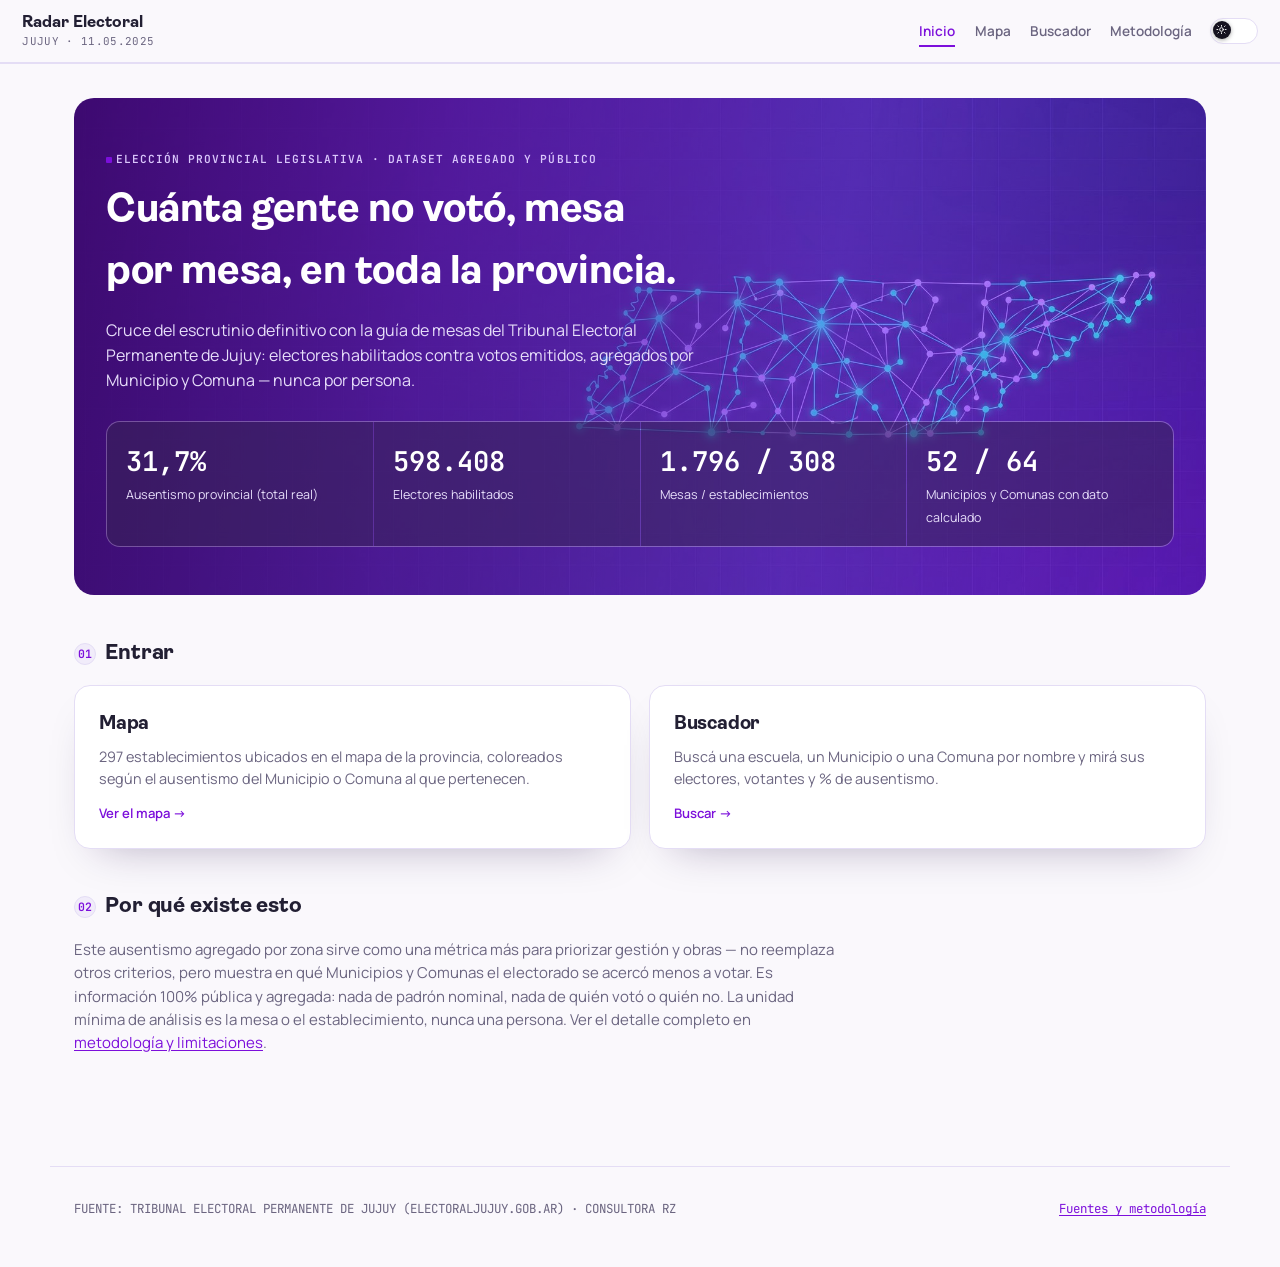
<file: index.html>
<!doctype html>
<html lang="es">
<head>
<meta charset="utf-8">
<meta name="viewport" content="width=device-width, initial-scale=1">
<title>Radar Electoral Jujuy</title>
<meta name="description" content="Radar Electoral Jujuy: mapa y buscador del ausentismo en la Elección Provincial Legislativa de Jujuy del 11/05/2025, por Municipio y Comuna, con datos públicos agregados del Tribunal Electoral.">
<link rel="icon" href="data:image/svg+xml,<svg xmlns=%22http://www.w3.org/2000/svg%22 viewBox=%220 0 100 100%22><rect width=%22100%22 height=%22100%22 rx=%2220%22 fill=%22%237C0FDB%22/><circle cx=%2250%22 cy=%2250%22 r=%2226%22 fill=%22%23de2d26%22/></svg>">
<meta property="og:title" content="Radar Electoral Jujuy">
<meta property="og:description" content="Radar Electoral Jujuy: mapa y buscador del ausentismo en la Elección Provincial Legislativa de Jujuy del 11/05/2025, por Municipio y Comuna, con datos públicos agregados del Tribunal Electoral.">
<meta property="og:image" content="https://consultorarzok.github.io/radar-electoral-jujuy/images/share-radar-jujuy.jpg">
<meta property="og:url" content="https://consultorarzok.github.io/radar-electoral-jujuy/index.html">
<meta property="og:type" content="website">
<meta name="twitter:card" content="summary_large_image">
<meta name="twitter:image" content="https://consultorarzok.github.io/radar-electoral-jujuy/images/share-radar-jujuy.jpg">
<link rel="preconnect" href="https://fonts.googleapis.com">
<link rel="stylesheet" href="https://fonts.googleapis.com/css2?family=Manrope:wght@400;500;600;700;800&family=JetBrains+Mono:wght@400;500;600&display=swap">
<link rel="stylesheet" href="style.css">
<script>try{var t=localStorage.getItem('theme');if(t)document.documentElement.setAttribute('data-theme',t);}catch(e){}</script>
</head>
<body>

<header class="site-header">
  <div class="brand"><span class="word">Radar Electoral</span><span class="sub">JUJUY · 11.05.2025</span></div>
  <nav class="site-nav" aria-label="Navegación principal">
    <ul>
      <li><a href="index.html" data-active="true">Inicio</a></li>
      <li><a href="mapa.html">Mapa</a></li>
      <li><a href="buscador.html">Buscador</a></li>
      <li><a href="metodologia.html">Metodología</a></li>
    </ul>
    <button type="button" class="theme-toggle" id="theme-toggle" role="switch" aria-checked="false" title="Modo claro / oscuro" aria-label="Cambiar entre modo claro y modo oscuro">
      <span class="track"></span>
      <span class="knob">
        <svg class="tt-icon tt-sun" viewBox="0 0 24 24" aria-hidden="true"><circle cx="12" cy="12" r="4"/><path d="M12 3v2M12 19v2M4.2 4.2l1.4 1.4M18.4 18.4l1.4 1.4M2 12h2M20 12h2M4.2 19.8l1.4-1.4M18.4 5.6l1.4-1.4"/></svg>
        <svg class="tt-icon tt-moon" viewBox="0 0 24 24" aria-hidden="true"><path d="M20 14.5A8 8 0 1 1 9.5 4a6.5 6.5 0 0 0 10.5 10.5Z"/></svg>
      </span>
    </button>
  </nav>
</header>

<main>
  <div class="hero hero-photo">
    <div class="hero-inner">
      <div class="eyebrow">Elección Provincial Legislativa · Dataset agregado y público</div>
      <h1>Cuánta gente no votó, mesa por mesa, en toda la provincia.</h1>
      <p class="lede">Cruce del escrutinio definitivo con la guía de mesas del Tribunal Electoral Permanente de Jujuy: electores habilitados contra votos emitidos, agregados por Municipio y Comuna — nunca por persona.</p>

      <div class="stat-grid">
        <div class="stat"><b class="sev">31,7%</b><span>Ausentismo provincial (total real)</span></div>
        <div class="stat"><b>598.408</b><span>Electores habilitados</span></div>
        <div class="stat"><b>1.796 / 308</b><span>Mesas / establecimientos</span></div>
        <div class="stat"><b>52 / 64</b><span>Municipios y Comunas con dato calculado</span></div>
      </div>
    </div>
  </div>

  <section>
    <h2><span class="idx-badge">01</span> Entrar</h2>
    <div class="grid-2">
      <a class="card" href="mapa.html">
        <h3>Mapa</h3>
        <p>297 establecimientos ubicados en el mapa de la provincia, coloreados según el ausentismo del Municipio o Comuna al que pertenecen.</p>
        <span class="go">Ver el mapa →</span>
      </a>
      <a class="card" href="buscador.html">
        <h3>Buscador</h3>
        <p>Buscá una escuela, un Municipio o una Comuna por nombre y mirá sus electores, votantes y % de ausentismo.</p>
        <span class="go">Buscar →</span>
      </a>
    </div>
  </section>

  <section>
    <h2><span class="idx-badge">02</span> Por qué existe esto</h2>
    <p class="narrow" style="color:var(--muted)">
      Este ausentismo agregado por zona sirve como una métrica más para priorizar gestión y obras — no reemplaza otros
      criterios, pero muestra en qué Municipios y Comunas el electorado se acercó menos a votar. Es información
      100% pública y agregada: nada de padrón nominal, nada de quién votó o quién no. La unidad mínima de análisis
      es la mesa o el establecimiento, nunca una persona. Ver el detalle completo en
      <a class="inline" href="metodologia.html">metodología y limitaciones</a>.
    </p>
  </section>
</main>

<footer>
  <span>FUENTE: TRIBUNAL ELECTORAL PERMANENTE DE JUJUY (ELECTORALJUJUY.GOB.AR) · CONSULTORA RZ</span>
  <span><a class="inline" href="metodologia.html">Fuentes y metodología</a></span>
</footer>

<script>
document.getElementById('theme-toggle').addEventListener('click', function(){
  var cur = document.documentElement.getAttribute('data-theme');
  var isDark = cur === 'dark' || (!cur && window.matchMedia('(prefers-color-scheme: dark)').matches);
  var next = isDark ? 'light' : 'dark';
  document.documentElement.setAttribute('data-theme', next);
  try{localStorage.setItem('theme', next);}catch(e){}
  this.setAttribute('aria-checked', String(next==='dark'));
});
(function(){
  var cur = document.documentElement.getAttribute('data-theme');
  var isDark = cur === 'dark' || (!cur && window.matchMedia('(prefers-color-scheme: dark)').matches);
  document.getElementById('theme-toggle').setAttribute('aria-checked', String(isDark));
})();
if('IntersectionObserver' in window){
  document.querySelectorAll('section').forEach(el=>el.classList.add('reveal'));
  const io = new IntersectionObserver(entries=>{
    entries.forEach(e=>{ if(e.isIntersecting){ e.target.classList.add('active'); io.unobserve(e.target); } });
  }, {threshold:.12});
  document.querySelectorAll('.reveal').forEach(el=>io.observe(el));
}
</script>
</body>
</html>
</file>
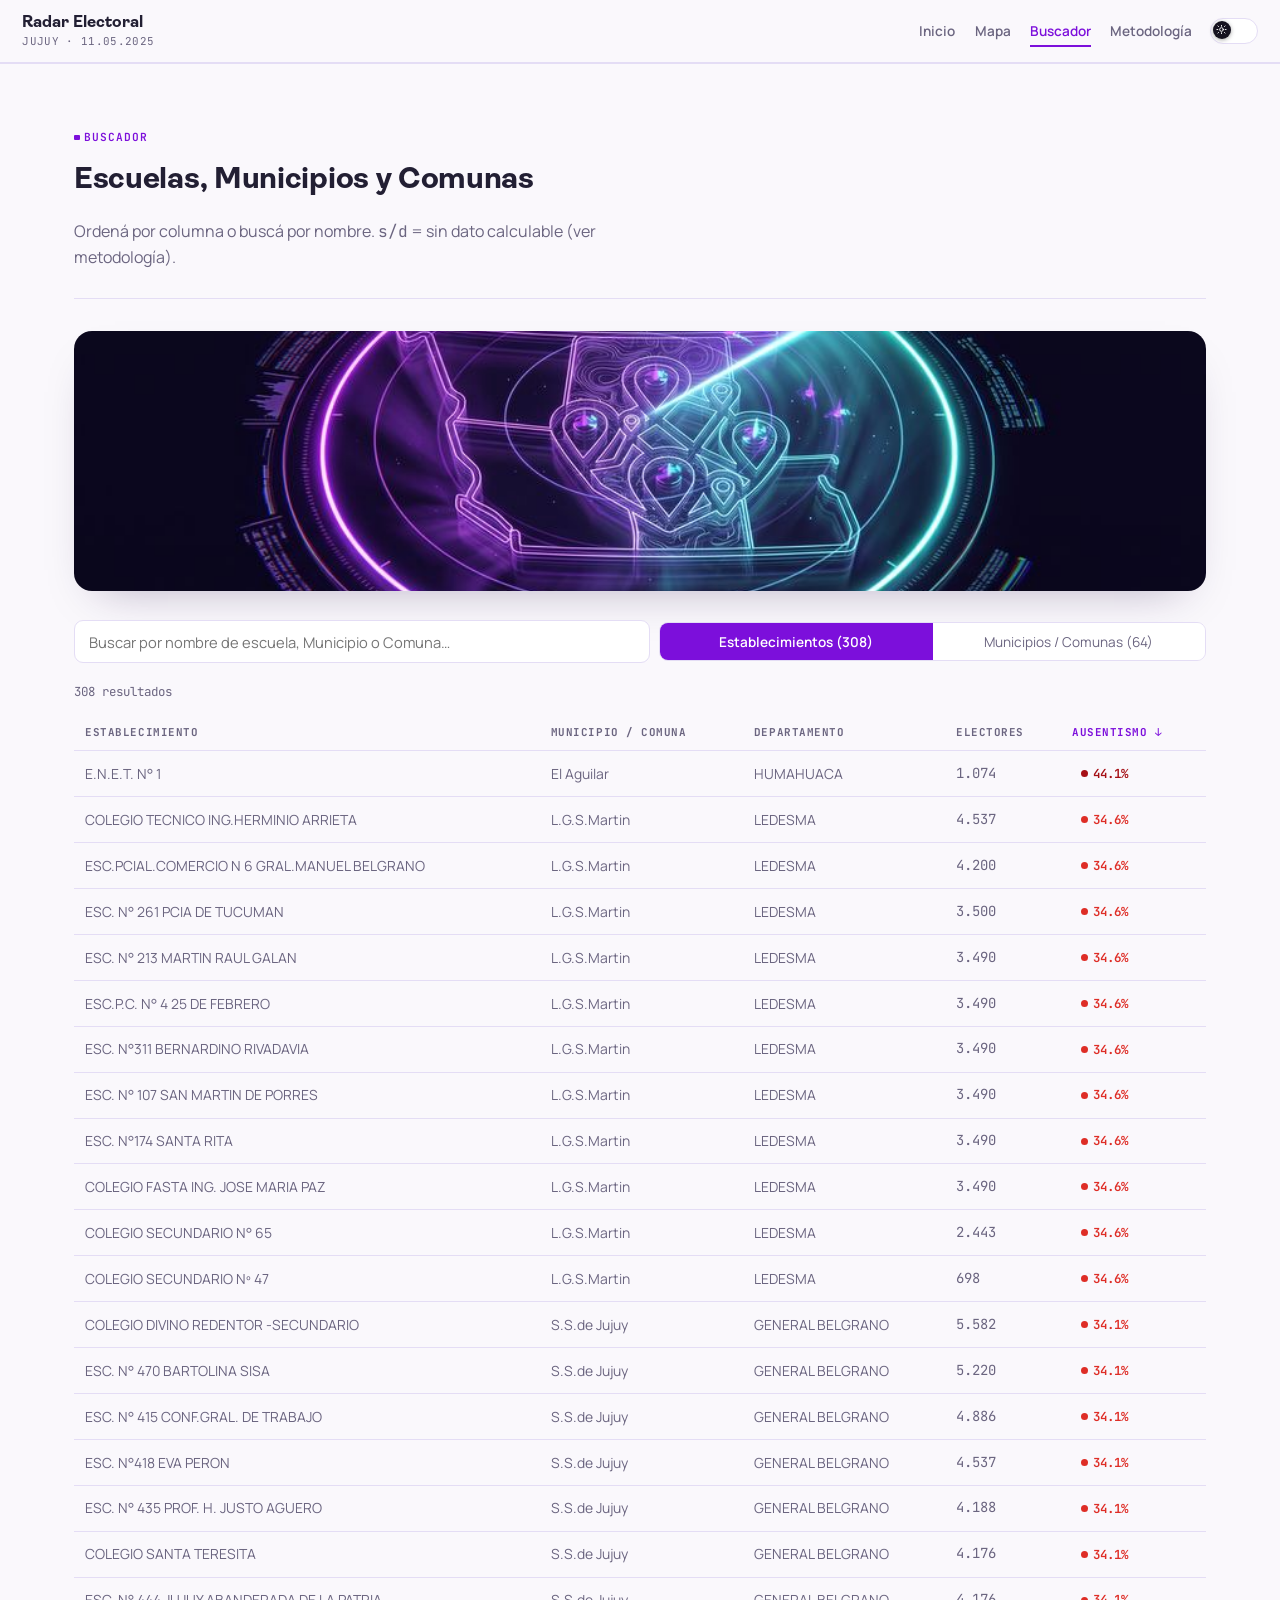
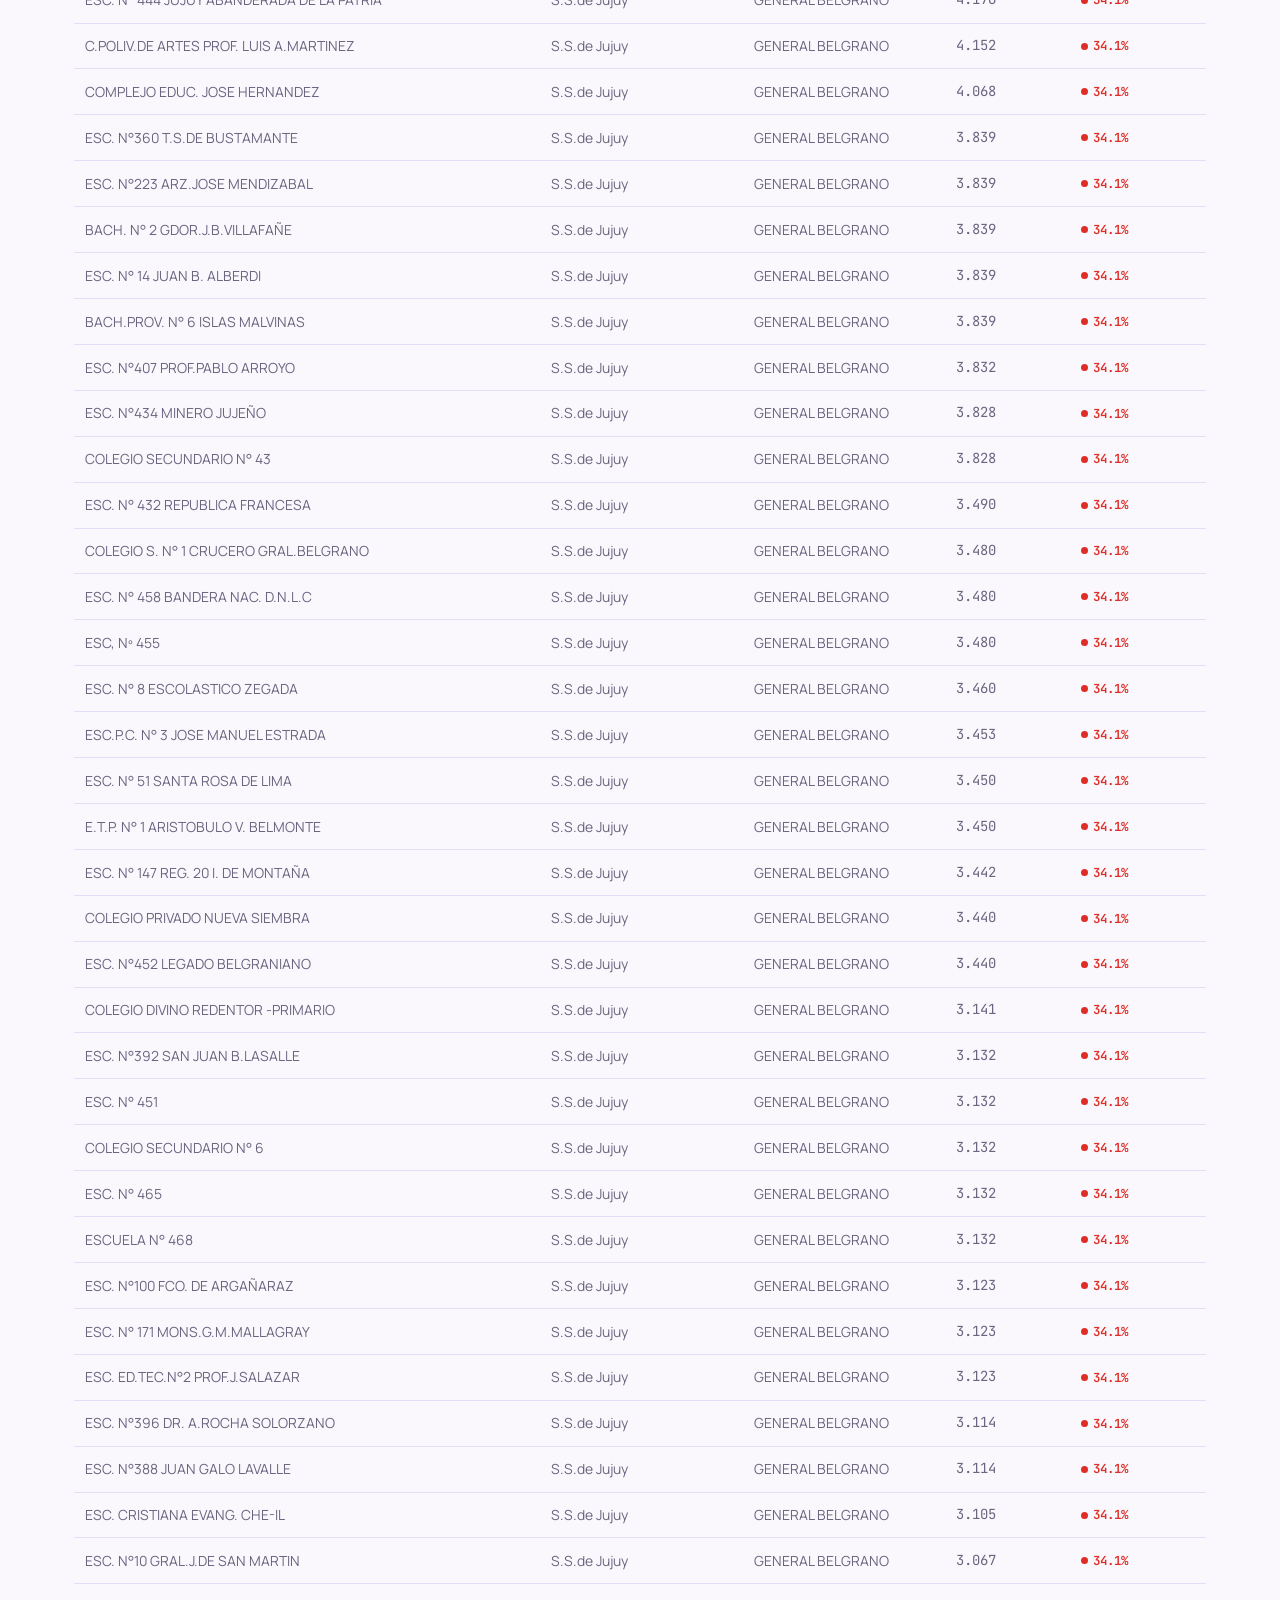
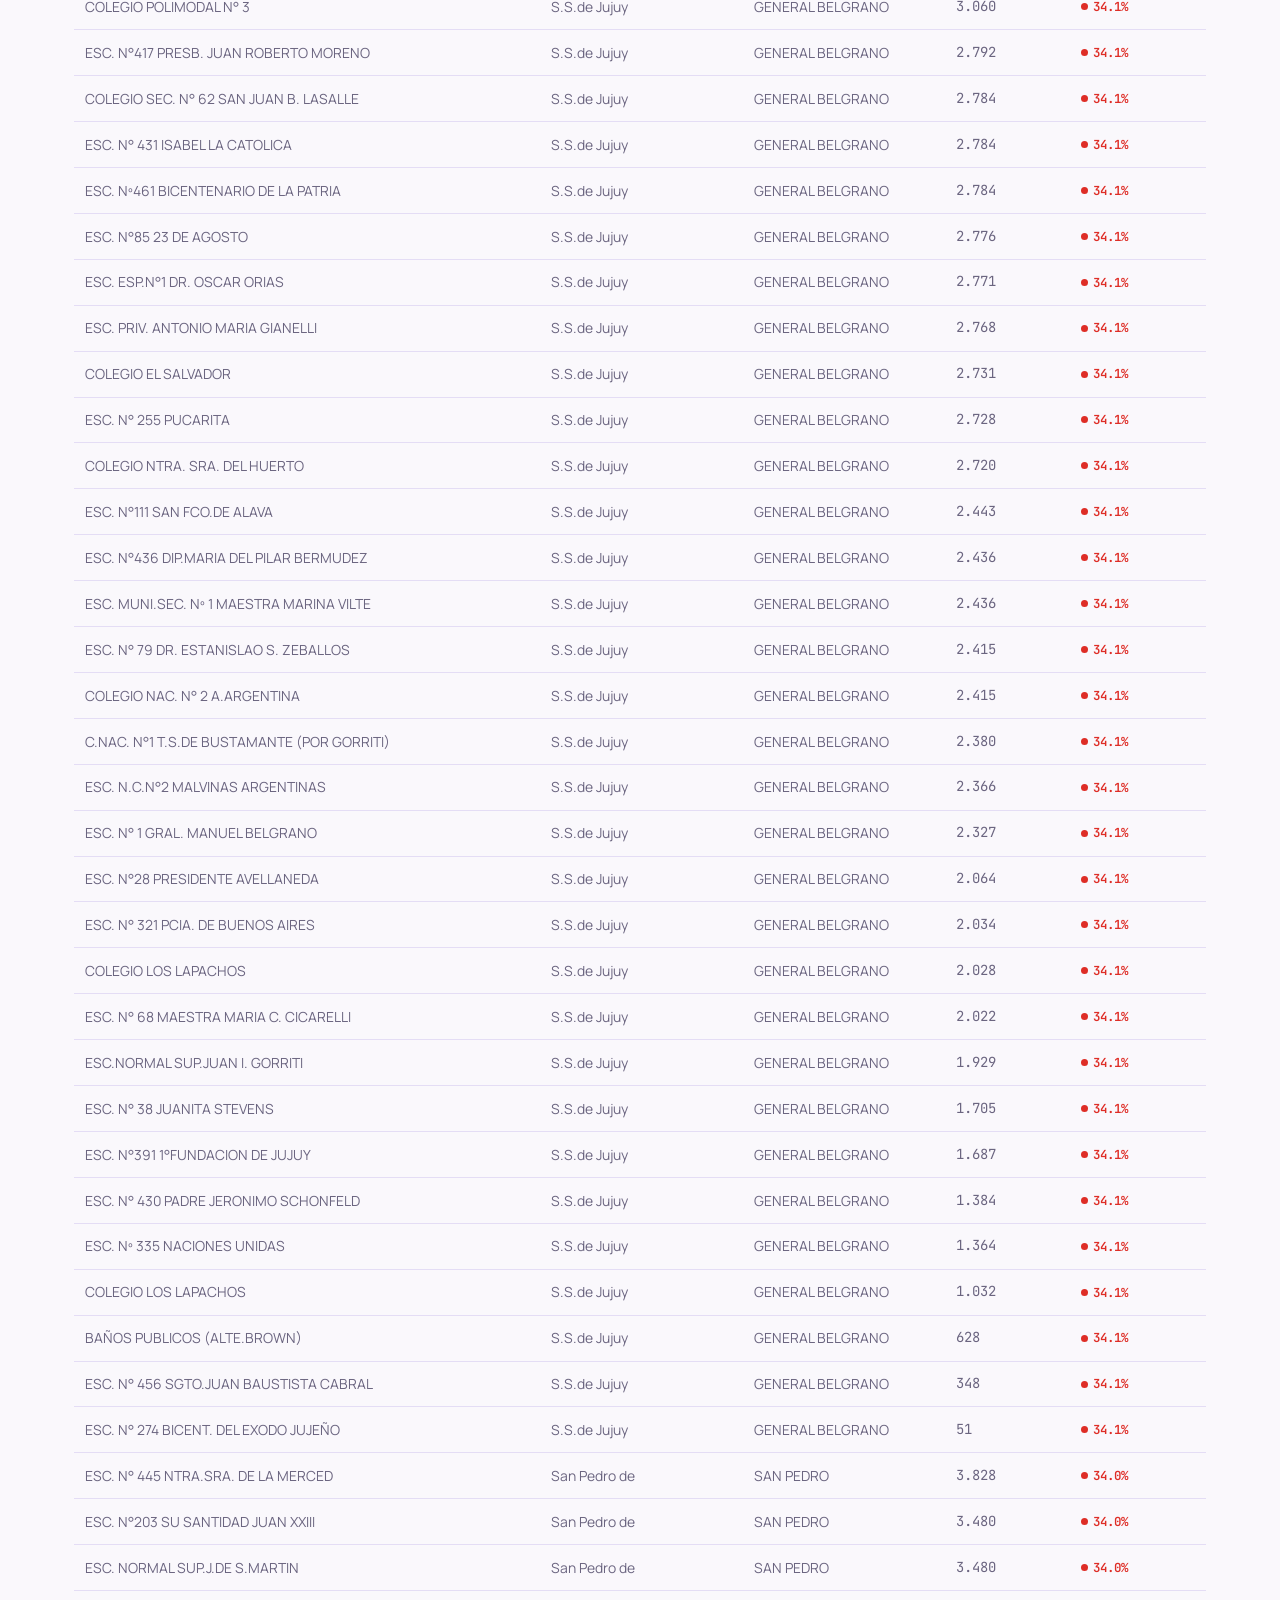
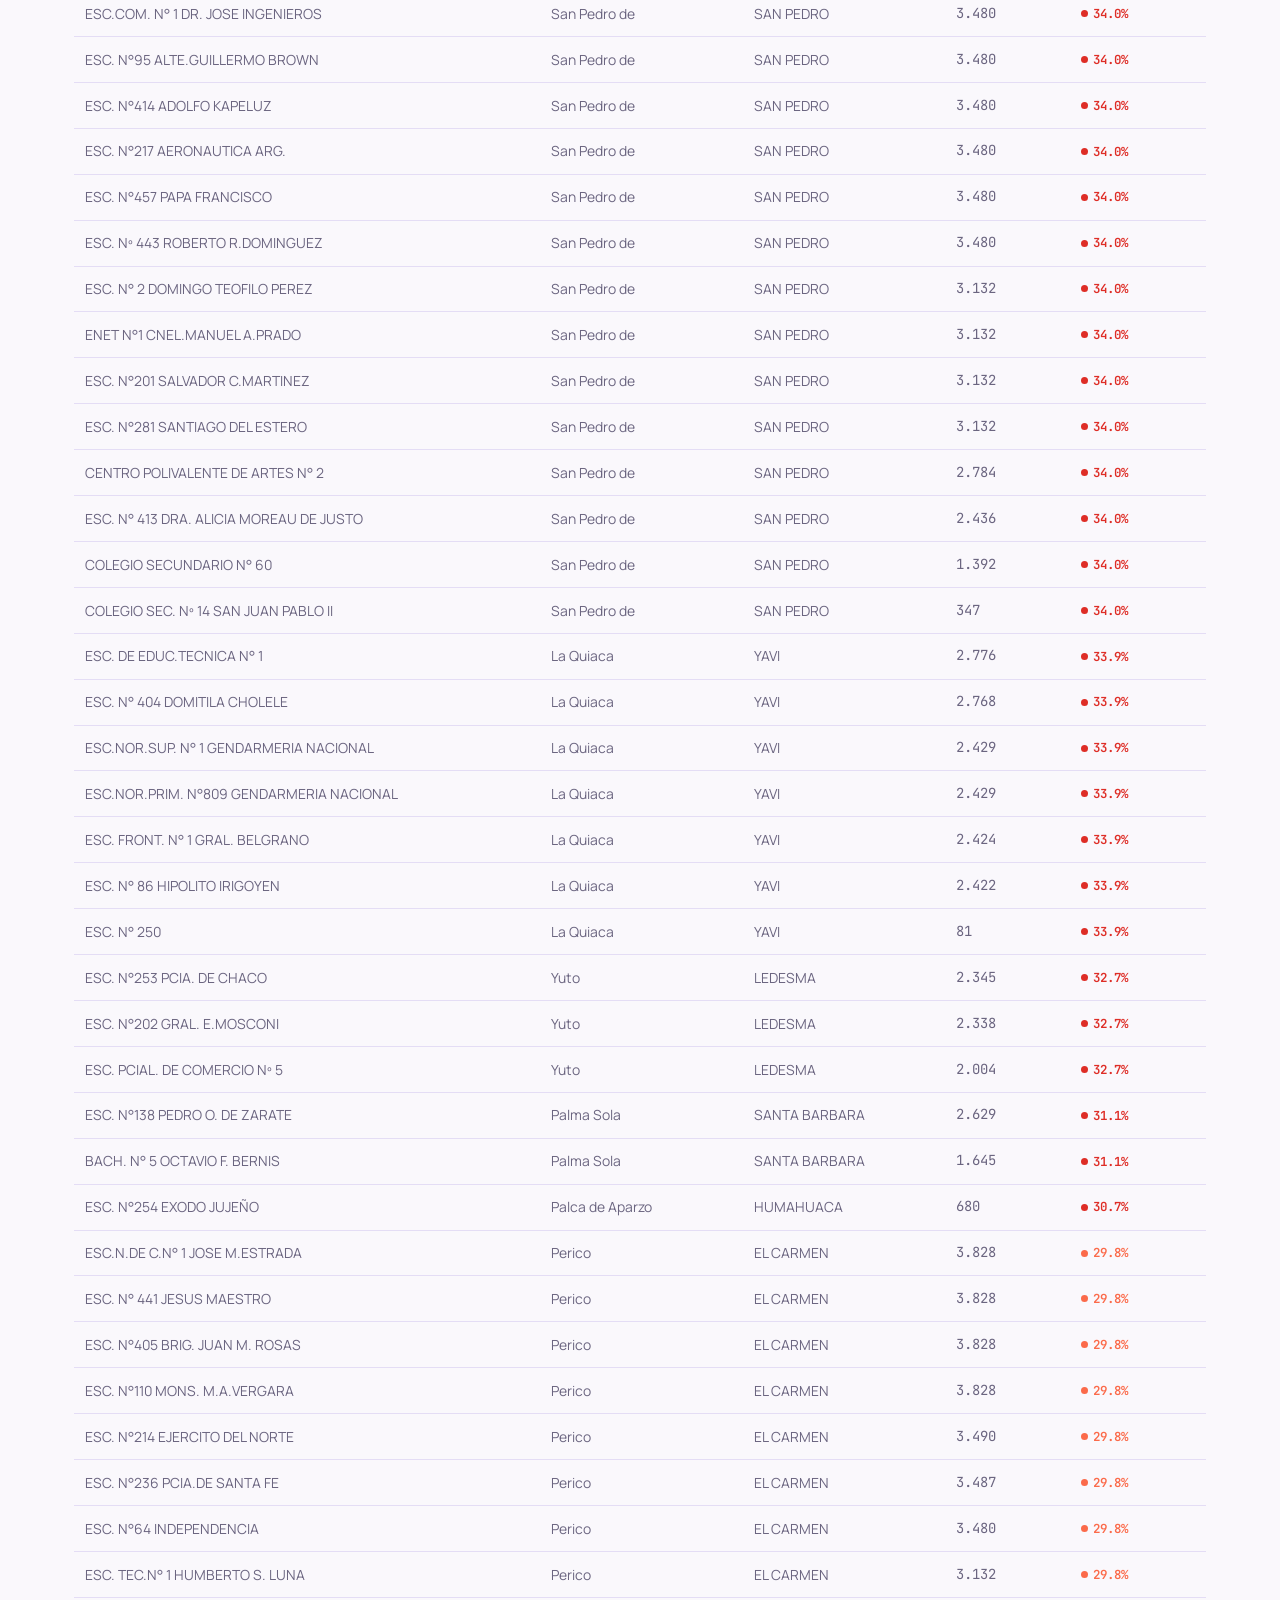
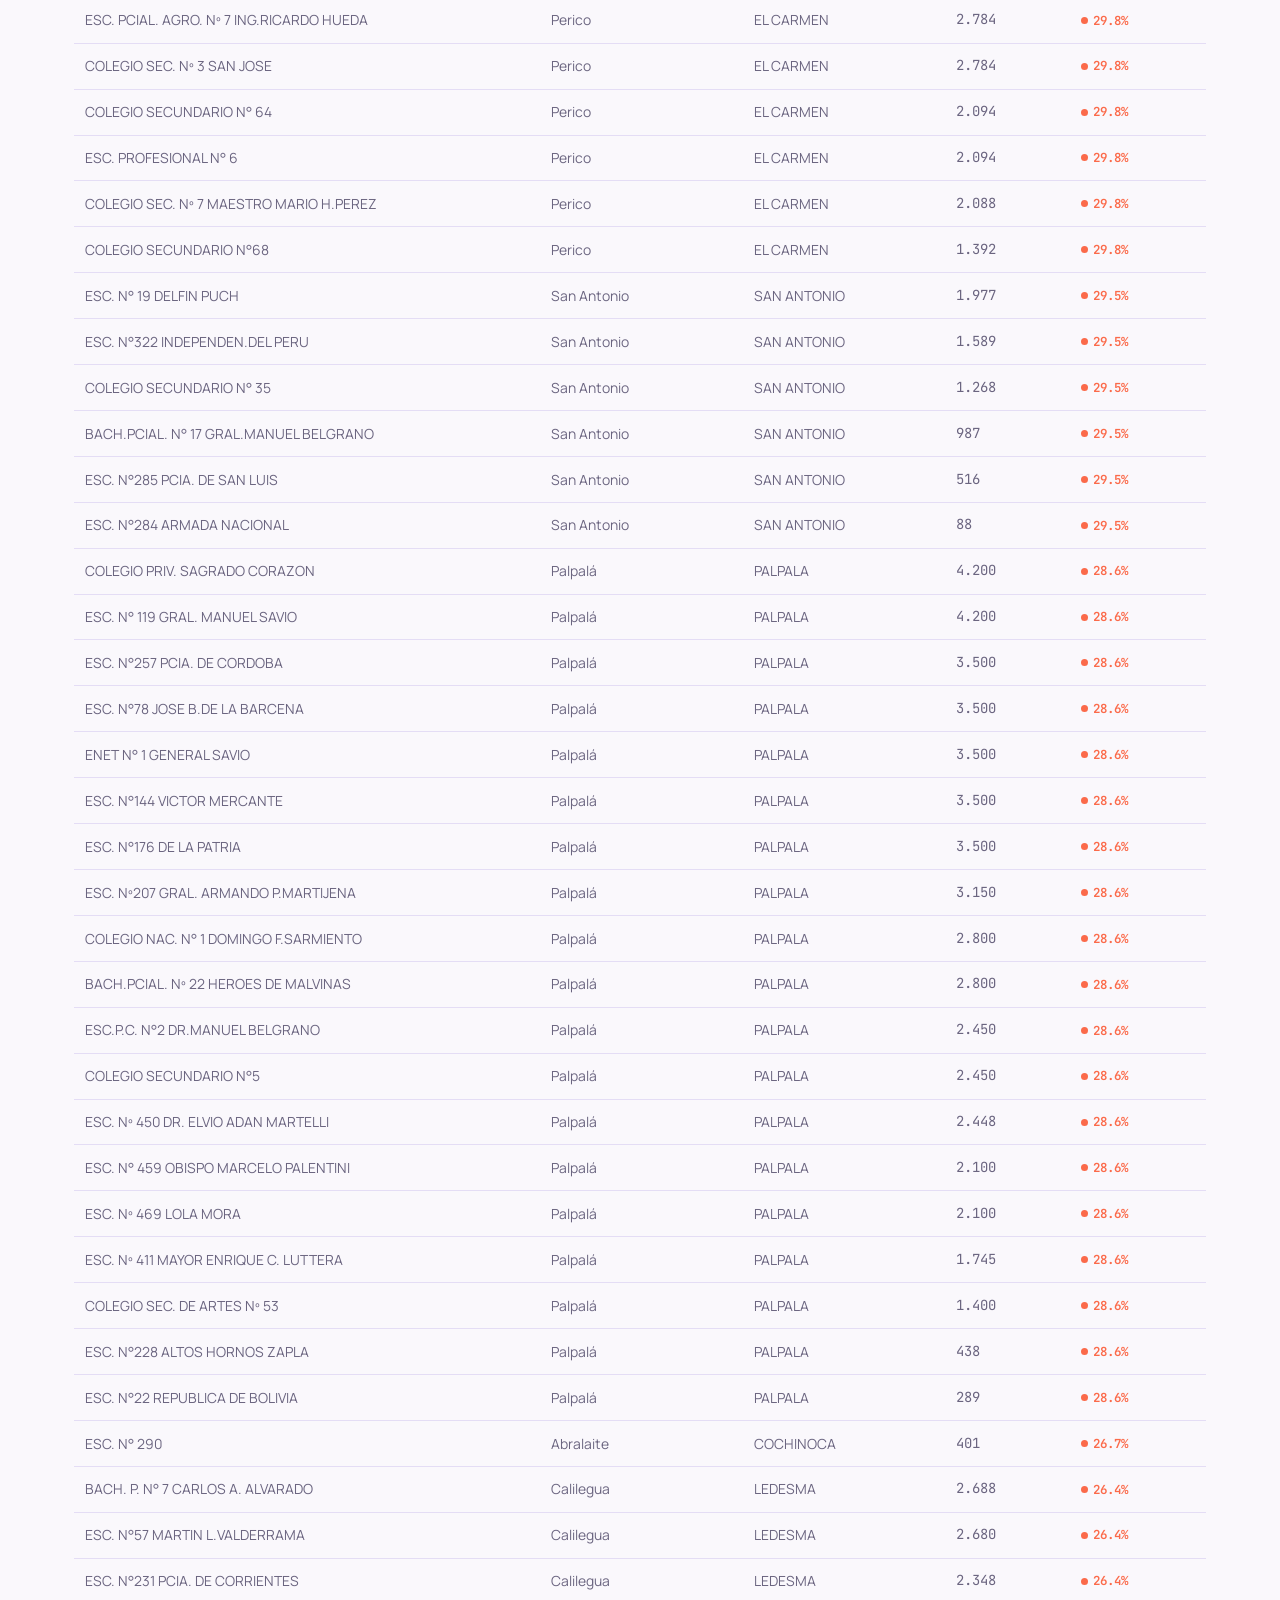
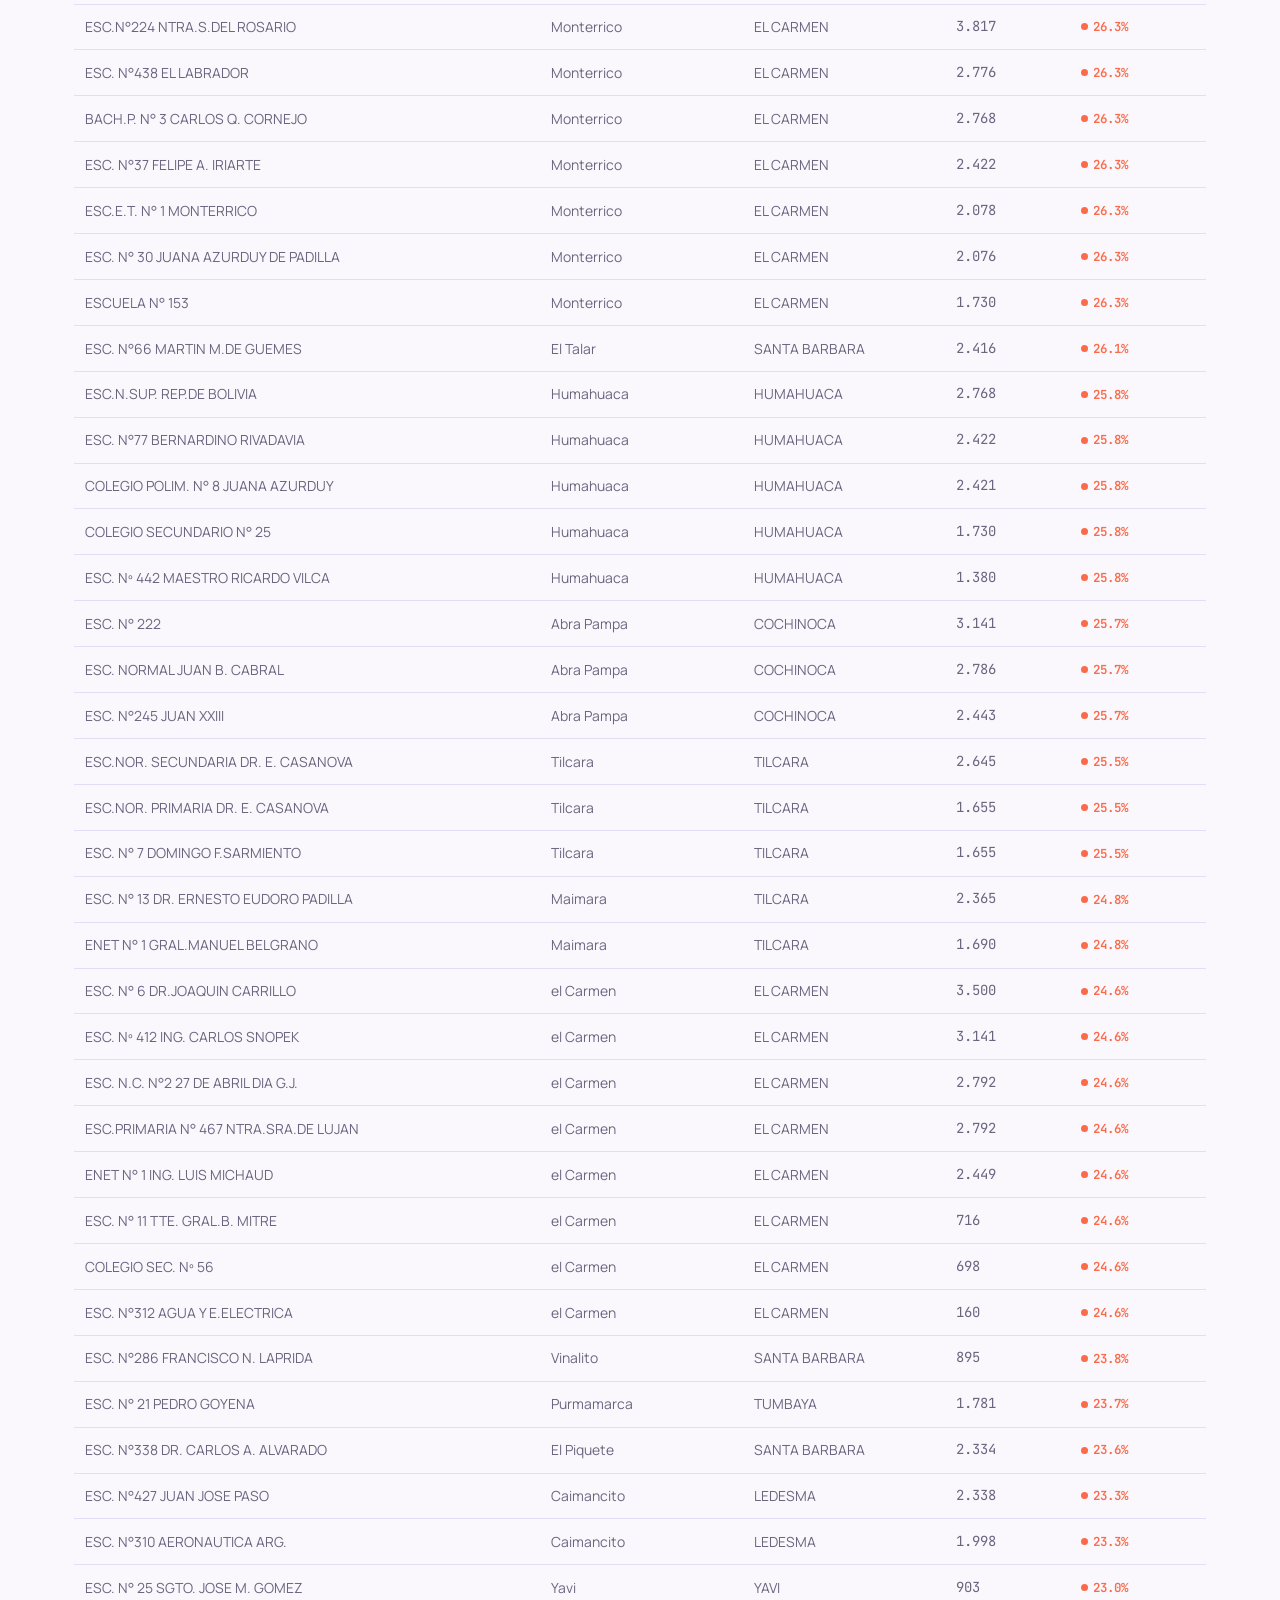
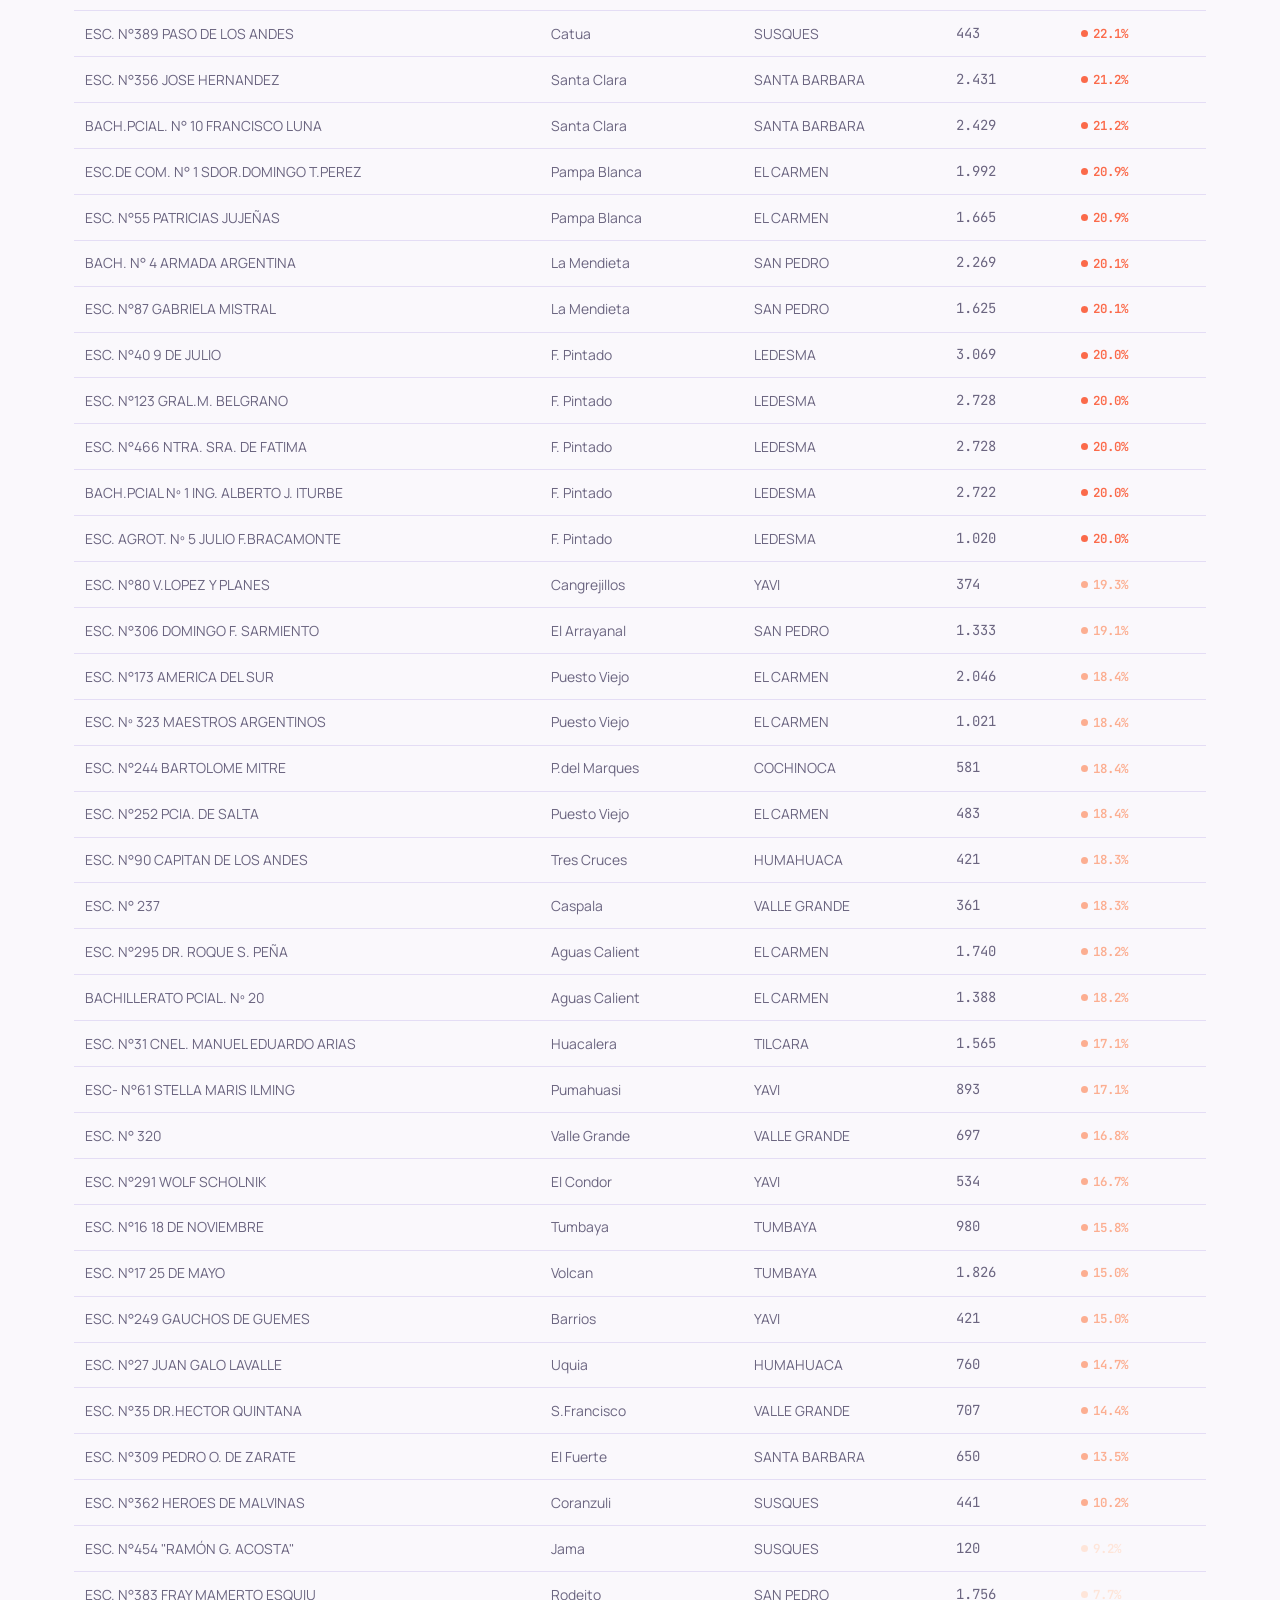
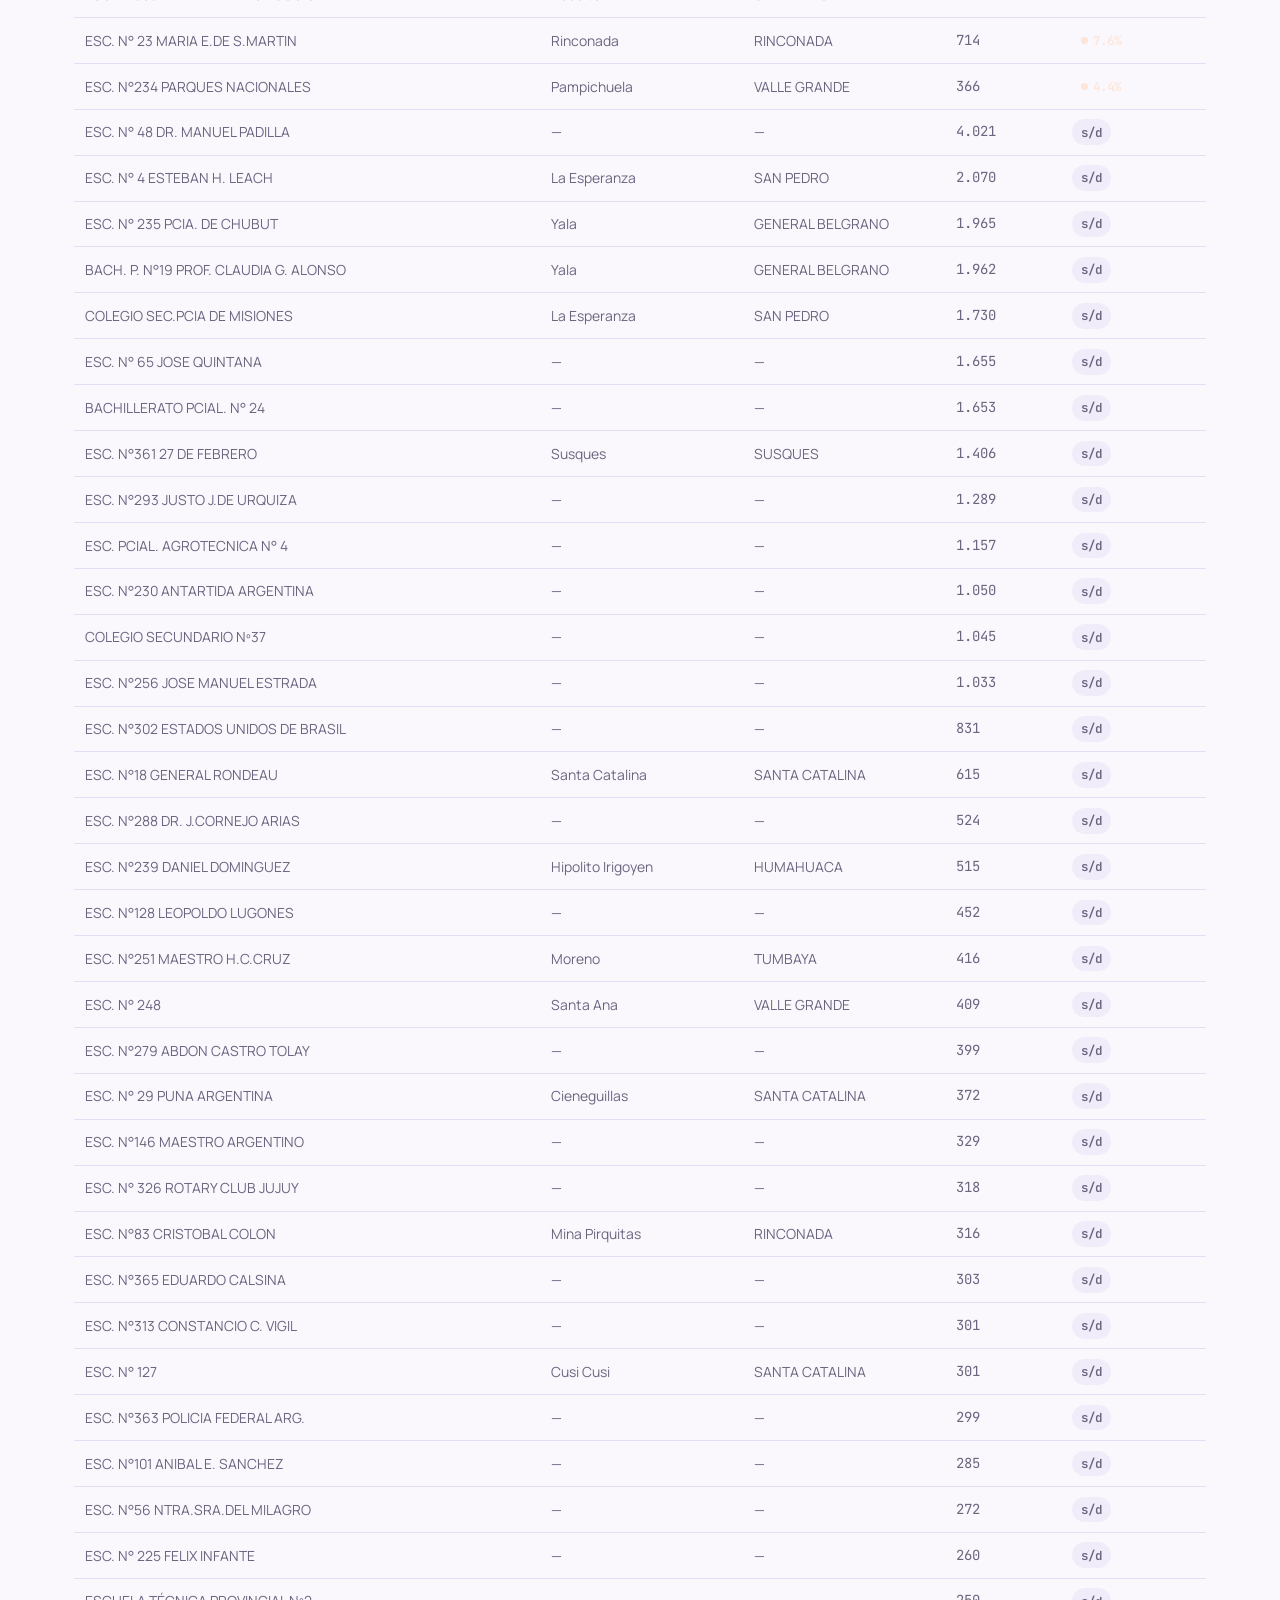
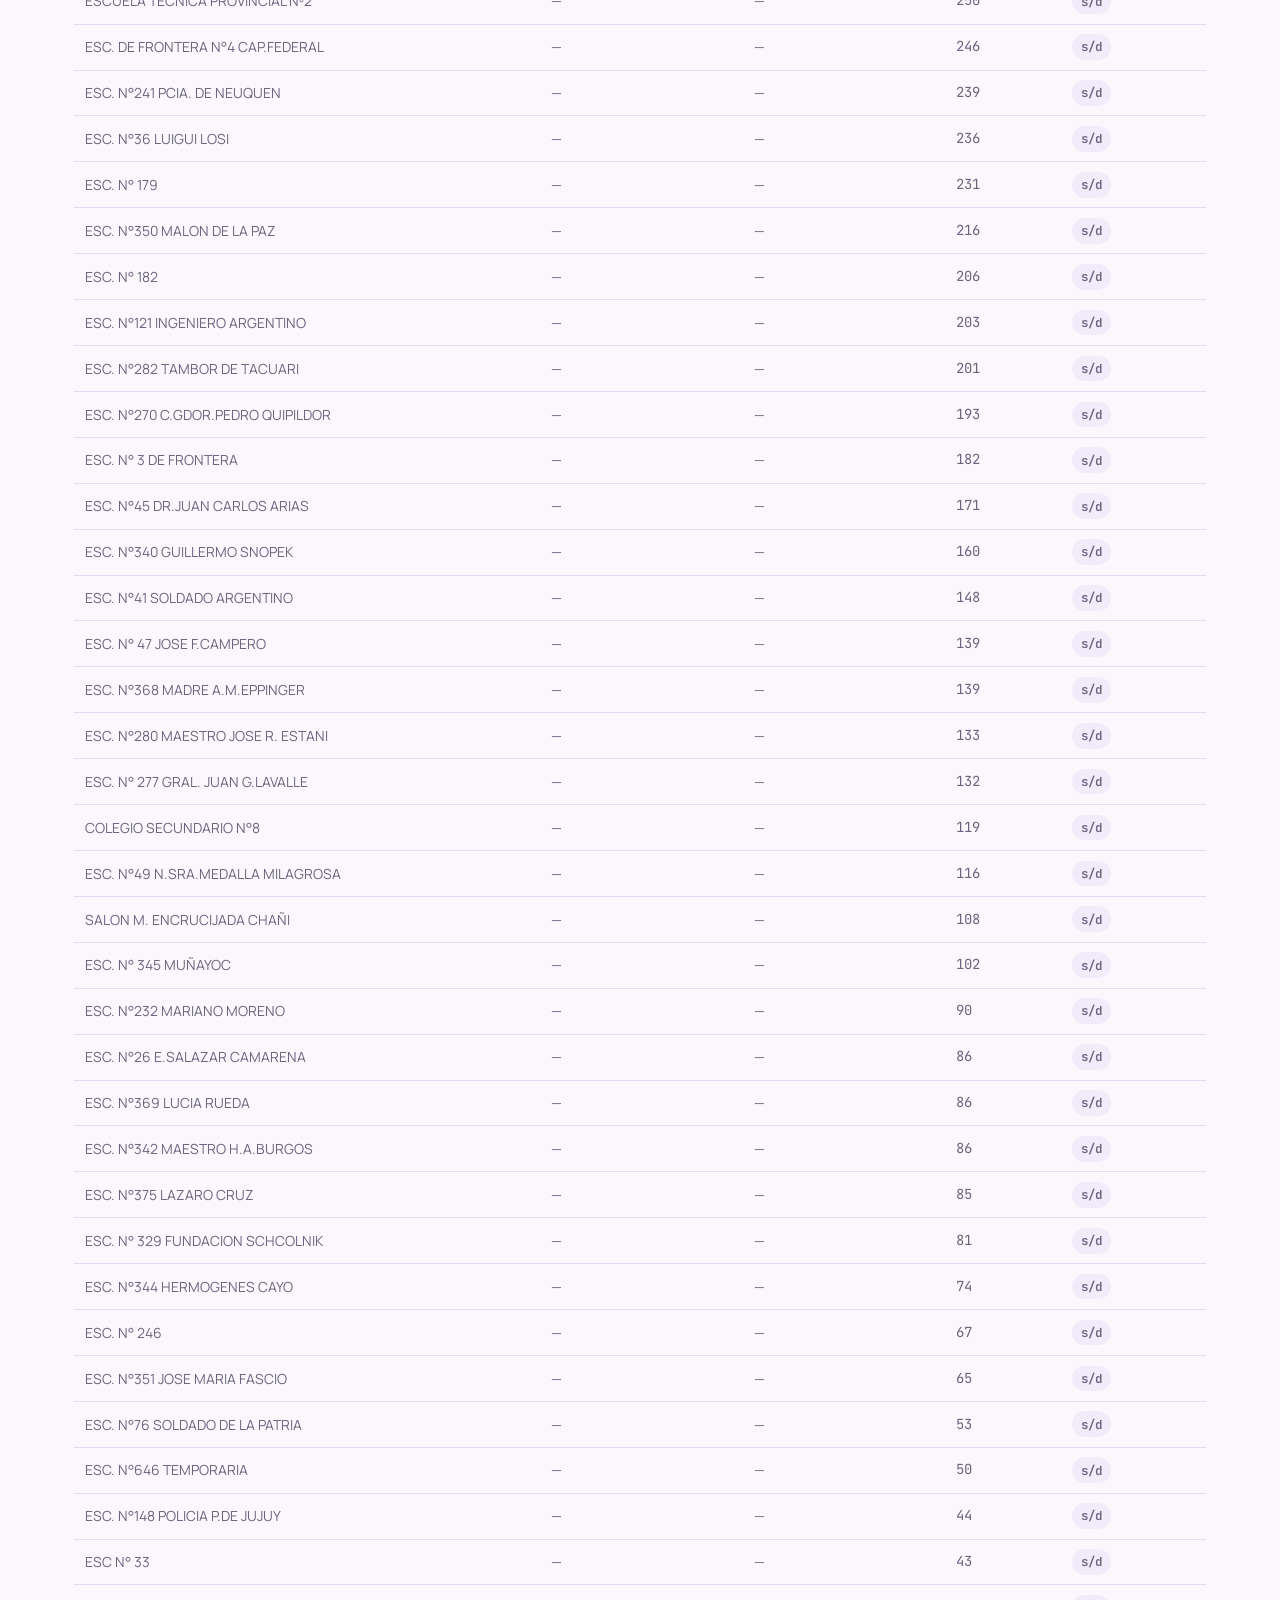
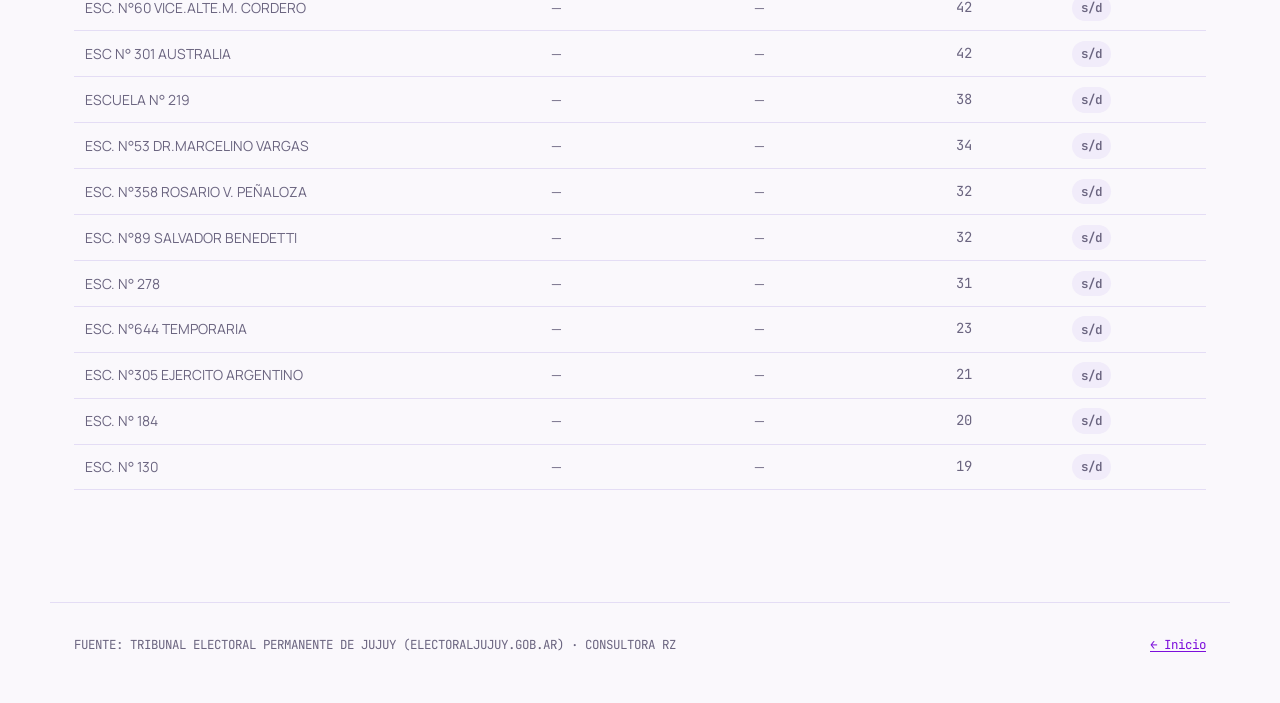
<file: buscador.html>
<!doctype html>
<html lang="es">
<head>
<meta charset="utf-8">
<meta name="viewport" content="width=device-width, initial-scale=1">
<title>Buscador — Radar Electoral Jujuy</title>
<meta name="description" content="Buscá una escuela, Municipio o Comuna de Jujuy y mirá sus electores, votantes y ausentismo de la elección del 11/05/2025.">
<link rel="icon" href="data:image/svg+xml,<svg xmlns=%22http://www.w3.org/2000/svg%22 viewBox=%220 0 100 100%22><rect width=%22100%22 height=%22100%22 rx=%2220%22 fill=%22%237C0FDB%22/><circle cx=%2250%22 cy=%2250%22 r=%2226%22 fill=%22%23de2d26%22/></svg>">
<meta property="og:title" content="Buscador — Radar Electoral Jujuy">
<meta property="og:description" content="Buscá una escuela, Municipio o Comuna de Jujuy y mirá sus electores, votantes y ausentismo de la elección del 11/05/2025.">
<meta property="og:image" content="https://consultorarzok.github.io/radar-electoral-jujuy/images/share-radar-jujuy.jpg">
<meta property="og:url" content="https://consultorarzok.github.io/radar-electoral-jujuy/buscador.html">
<meta property="og:type" content="website">
<meta name="twitter:card" content="summary_large_image">
<meta name="twitter:image" content="https://consultorarzok.github.io/radar-electoral-jujuy/images/share-radar-jujuy.jpg">
<link rel="preconnect" href="https://fonts.googleapis.com">
<link rel="stylesheet" href="https://fonts.googleapis.com/css2?family=Manrope:wght@400;500;600;700;800&family=JetBrains+Mono:wght@400;500;600&display=swap">
<link rel="stylesheet" href="style.css">
<script>try{var t=localStorage.getItem('theme');if(t)document.documentElement.setAttribute('data-theme',t);}catch(e){}</script>
</head>
<body>

<header class="site-header">
  <div class="brand"><span class="word">Radar Electoral</span><span class="sub">JUJUY · 11.05.2025</span></div>
  <nav class="site-nav" aria-label="Navegación principal">
    <ul>
      <li><a href="index.html">Inicio</a></li>
      <li><a href="mapa.html">Mapa</a></li>
      <li><a href="buscador.html" data-active="true">Buscador</a></li>
      <li><a href="metodologia.html">Metodología</a></li>
    </ul>
    <button type="button" class="theme-toggle" id="theme-toggle" role="switch" aria-checked="false" title="Modo claro / oscuro" aria-label="Cambiar entre modo claro y modo oscuro">
      <span class="track"></span>
      <span class="knob">
        <svg class="tt-icon tt-sun" viewBox="0 0 24 24" aria-hidden="true"><circle cx="12" cy="12" r="4"/><path d="M12 3v2M12 19v2M4.2 4.2l1.4 1.4M18.4 18.4l1.4 1.4M2 12h2M20 12h2M4.2 19.8l1.4-1.4M18.4 5.6l1.4-1.4"/></svg>
        <svg class="tt-icon tt-moon" viewBox="0 0 24 24" aria-hidden="true"><path d="M20 14.5A8 8 0 1 1 9.5 4a6.5 6.5 0 0 0 10.5 10.5Z"/></svg>
      </span>
    </button>
  </nav>
</header>

<main>
  <div class="hero" style="padding-top:1.6rem">
    <div class="eyebrow">Buscador</div>
    <h1 style="font-size:1.9rem">Escuelas, Municipios y Comunas</h1>
    <p class="lede">Ordená por columna o buscá por nombre. <span class="mono">s/d</span> = sin dato calculable (ver metodología).</p>
  </div>

  <img class="page-banner" src="images/accent-radar-b.jpg" alt="">


  <section style="margin-top:1.2rem">
    <div class="searchbar">
      <input type="search" id="q" placeholder="Buscar por nombre de escuela, Municipio o Comuna…" autocomplete="off">
      <div class="toggle-group" id="viewToggle">
        <button data-view="est" class="active">Establecimientos (308)</button>
        <button data-view="muni">Municipios / Comunas (64)</button>
      </div>
    </div>
    <div class="count-note" id="countNote"></div>
    <div style="overflow-x:auto">
      <table id="tbl">
        <thead><tr id="thead"></tr></thead>
        <tbody id="tbody"></tbody>
      </table>
    </div>
  </section>
</main>

<div class="modal-overlay" id="modalOverlay" hidden>
  <div class="modal-card" id="modalCard" role="dialog" aria-modal="true"></div>
</div>

<footer>
  <span>FUENTE: TRIBUNAL ELECTORAL PERMANENTE DE JUJUY (ELECTORALJUJUY.GOB.AR) · CONSULTORA RZ</span>
  <span><a class="inline" href="index.html">← Inicio</a></span>
</footer>

<script>
document.getElementById('theme-toggle').addEventListener('click', function(){
  var cur = document.documentElement.getAttribute('data-theme');
  var isDark = cur === 'dark' || (!cur && window.matchMedia('(prefers-color-scheme: dark)').matches);
  var next = isDark ? 'light' : 'dark';
  document.documentElement.setAttribute('data-theme', next);
  try{localStorage.setItem('theme', next);}catch(e){}
  this.setAttribute('aria-checked', String(next==='dark'));
});
(function(){
  var cur = document.documentElement.getAttribute('data-theme');
  var isDark = cur === 'dark' || (!cur && window.matchMedia('(prefers-color-scheme: dark)').matches);
  document.getElementById('theme-toggle').setAttribute('aria-checked', String(isDark));
})();

const COLS = {
  est: [
    {k:'esc', label:'Establecimiento', sort:'str'},
    {k:'muni', label:'Municipio / Comuna', sort:'str'},
    {k:'dpto', label:'Departamento', sort:'str'},
    {k:'electores', label:'Electores', sort:'num'},
    {k:'ausentismo', label:'Ausentismo', sort:'num'},
  ],
  muni: [
    {k:'nombre', label:'Municipio / Comuna', sort:'str'},
    {k:'departamento', label:'Departamento', sort:'str'},
    {k:'electores', label:'Electores', sort:'num'},
    {k:'votantes', label:'Votantes', sort:'num'},
    {k:'ausentismo', label:'Ausentismo', sort:'num'},
  ],
};

let state = { view:'est', data:{est:[],muni:[]}, sortKey:'ausentismo', sortDir:-1, q:'' };

function ausColor(v){
  if(v===null||v===undefined) return 'var(--gray-na)';
  if(v<10) return 'var(--r1)';
  if(v<20) return 'var(--r2)';
  if(v<30) return 'var(--r3)';
  if(v<40) return 'var(--r4)';
  return 'var(--r5)';
}
function pill(v){
  if(v===null||v===undefined) return `<span class="pill na">s/d</span>`;
  return `<span class="pill" style="background:${ausColor(v)}22;color:${ausColor(v)}"><span class="dot" style="background:${ausColor(v)}"></span>${v.toFixed(1)}%</span>`;
}

function render(){
  const cols = COLS[state.view];
  const thead = document.getElementById('thead');
  thead.innerHTML = cols.map(c=>{
    const active = c.k===state.sortKey ? 'sorted' : '';
    const arrow = c.k===state.sortKey ? (state.sortDir===1?' ↑':' ↓') : '';
    return `<th class="${active}" data-k="${c.k}" data-sort="${c.sort}">${c.label}${arrow}</th>`;
  }).join('');

  let rows = state.data[state.view].slice();
  if(state.q){
    const q = state.q.toLowerCase();
    rows = rows.filter(r => Object.values(r).some(v => typeof v==='string' && v.toLowerCase().includes(q)));
  }
  rows.sort((a,b)=>{
    let av=a[state.sortKey], bv=b[state.sortKey];
    if(av===null||av===undefined) av = state.sortDir===1 ? Infinity : -Infinity;
    if(bv===null||bv===undefined) bv = state.sortDir===1 ? Infinity : -Infinity;
    if(typeof av==='string') return av.localeCompare(bv)*state.sortDir;
    return (av-bv)*state.sortDir;
  });

  document.getElementById('countNote').textContent = `${rows.length} resultado${rows.length===1?'':'s'}`;

  state.lastRows = rows;
  const tbody = document.getElementById('tbody');
  tbody.innerHTML = rows.map((r,i)=>{
    return `<tr data-i="${i}">` + cols.map(c=>{
      let v = r[c.k];
      if(c.k==='ausentismo') return `<td data-label="${c.label}">${pill(v)}</td>`;
      if(c.sort==='num') return `<td class="tabular" data-label="${c.label}">${v!=null ? v.toLocaleString('es-AR') : '—'}</td>`;
      return `<td data-label="${c.label}">${v||'—'}</td>`;
    }).join('') + '</tr>';
  }).join('');
}

function esc(s){ return (s==null?'':String(s)).replace(/[&<>"']/g, m => ({'&':'&amp;','<':'&lt;','>':'&gt;','"':'&quot;',"'":'&#39;'}[m])); }
function detailRow(label, value){ return `<div class="detail-row"><span>${label}</span><span>${value}</span></div>`; }

function precisionLabel(r){
  if(r.sin_geo) return 'Sin geocodificar';
  if(r.lat==null) return 'Sin ubicación';
  return r.approx ? 'Centroide de la localidad (aprox.)' : 'Dirección exacta';
}

function estAusentesTxt(r){
  if(r.electores==null || r.ausentismo==null) return '—';
  const ausentes = Math.round(r.electores * r.ausentismo / 100);
  return `${ausentes.toLocaleString('es-AR')} de ${r.electores.toLocaleString('es-AR')} (${r.ausentismo.toFixed(1)}%)`;
}

function ausentesLine(muniRow){
  if(!muniRow || muniRow.electores==null || muniRow.votantes==null) return '';
  const aus = muniRow.electores - muniRow.votantes;
  return `<div style="font-weight:400;color:var(--muted);font-size:.76rem;margin-top:.25rem">${aus.toLocaleString('es-AR')} de ${muniRow.electores.toLocaleString('es-AR')} electores no votaron</div>`;
}

function openEstDetail(r){
  const ausTxt = r.ausentismo!=null ? pill(r.ausentismo) : '<span class="pill na">s/d</span>';
  const muniRow = state.data.muni.find(m=>m.nombre===r.muni);
  let html = `
    <button class="modal-close" id="modalClose" aria-label="Cerrar">✕</button>
    <h3>${esc(r.esc)}</h3>
    <div class="modal-sub">${esc(r.dir||'—')} · ${esc(r.loc||'—')}</div>

    <div class="subcard">
      <h5>Este establecimiento</h5>
      ${detailRow('Departamento', esc(r.dpto||'—'))}
      ${detailRow('Electores (esta escuela)', r.electores!=null ? r.electores.toLocaleString('es-AR') : '—')}
      ${detailRow('Mesas', r.mesas!=null ? r.mesas : '—')}
      ${detailRow('No votaron (estimado)', estAusentesTxt(r))}
      ${detailRow('Precisión del punto', esc(precisionLabel(r)))}
    </div>

    <div class="subcard">
      <h5>Municipio / Comuna: ${esc(r.muni||'—')}</h5>
      ${muniRow ? detailRow('Electores (zona)', muniRow.electores.toLocaleString('es-AR')) : ''}
      ${muniRow ? detailRow('Votantes (zona)', muniRow.votantes!=null ? muniRow.votantes.toLocaleString('es-AR') : '—') : ''}
      ${detailRow('Ausentismo (zona)', ausTxt + ausentesLine(muniRow))}
    </div>
  `;
  const actions = [];
  if(r.lat!=null && r.lng!=null){
    actions.push(`<a href="mapa.html?esc=${encodeURIComponent(r.esc)}">Ver en nuestro mapa →</a>`);
    actions.push(`<a href="https://www.google.com/maps/search/?api=1&query=${r.lat},${r.lng}" target="_blank" rel="noopener">Abrir en Google Maps ↗</a>`);
  }
  const gq = `"${r.esc}" ${r.loc || r.muni || ''} Jujuy`;
  actions.push(`<a href="https://www.google.com/search?q=${encodeURIComponent(gq)}" target="_blank" rel="noopener">Buscar en Google ↗</a>`);
  if(actions.length) html += `<div class="detail-actions">${actions.join('')}</div>`;
  html += `<div class="detail-note">El % de ausentismo es el de su Municipio/Comuna (cada escuela no reporta resultado propio). "No votaron (estimado)" aplica ese mismo % a los electores de esta escuela — es una estimación, no un conteo real de esta escuela.</div>`;
  showModal(html);
}

function openMuniDetail(r){
  const ausTxt = r.ausentismo!=null ? pill(r.ausentismo) : '<span class="pill na">s/d</span>';
  const escuelas = state.data.est.filter(e=>e.muni===r.nombre);
  state.lastMuniEscuelas = escuelas;
  let html = `
    <button class="modal-close" id="modalClose" aria-label="Cerrar">✕</button>
    <h3>${esc(r.nombre)}</h3>
    <div class="modal-sub">${esc(r.tipo||'—')} · ${esc(r.departamento||'—')}</div>

    <div class="subcard">
      <h5>Este Municipio / Comuna</h5>
      ${detailRow('Mesas', r.mesas!=null ? r.mesas : '—')}
      ${detailRow('Cobertura de mesas', r.cobertura!=null ? r.cobertura.toFixed(1)+'%' : '—')}
      ${detailRow('Electores', r.electores!=null ? r.electores.toLocaleString('es-AR') : '—')}
      ${detailRow('Votantes', r.votantes!=null ? r.votantes.toLocaleString('es-AR') : '—')}
      ${detailRow('Ausentismo', ausTxt + ausentesLine(r))}
    </div>

    ${escuelas.length ? `
    <div class="subcard">
      <h5>Establecimientos en esta zona (${escuelas.length}) — click para ver el detalle</h5>
      ${escuelas.map((e,i)=>`<div class="detail-row detail-row-link" data-muni-esc-i="${i}"><span>${esc(e.esc)}</span><span>${e.electores!=null?e.electores.toLocaleString('es-AR'):'—'} electores</span></div>`).join('')}
    </div>` : ''}
  `;
  if(r.nota) html += `<div class="detail-note">${esc(r.nota)}</div>`;
  showModal(html);
}

function showModal(html){
  document.getElementById('modalCard').innerHTML = html;
  document.getElementById('modalOverlay').hidden = false;
  document.getElementById('modalClose').addEventListener('click', closeModal);
}
document.getElementById('modalCard').addEventListener('click', e=>{
  const row = e.target.closest('[data-muni-esc-i]'); if(!row) return;
  const escRow = state.lastMuniEscuelas[Number(row.dataset.muniEscI)];
  if(escRow) openEstDetail(escRow);
});
function closeModal(){ document.getElementById('modalOverlay').hidden = true; }
document.getElementById('modalOverlay').addEventListener('click', e=>{
  if(e.target.id === 'modalOverlay') closeModal();
});
document.addEventListener('keydown', e=>{ if(e.key==='Escape') closeModal(); });

document.getElementById('tbody').addEventListener('click', e=>{
  const tr = e.target.closest('tr'); if(!tr) return;
  const r = state.lastRows[Number(tr.dataset.i)];
  if(!r) return;
  if(state.view==='est') openEstDetail(r); else openMuniDetail(r);
});

document.getElementById('thead').addEventListener('click', e=>{
  const th = e.target.closest('th'); if(!th) return;
  const k = th.dataset.k;
  if(state.sortKey===k) state.sortDir *= -1;
  else { state.sortKey = k; state.sortDir = th.dataset.sort==='str' ? 1 : -1; }
  render();
});
document.getElementById('q').addEventListener('input', e=>{ state.q = e.target.value; render(); });
document.getElementById('viewToggle').addEventListener('click', e=>{
  const b = e.target.closest('button'); if(!b) return;
  document.querySelectorAll('#viewToggle button').forEach(x=>x.classList.remove('active'));
  b.classList.add('active');
  state.view = b.dataset.view;
  state.sortKey = 'ausentismo'; state.sortDir = -1;
  render();
});

Promise.all([
  fetch('data/establecimientos.json').then(r=>r.json()),
  fetch('data/municipios.json').then(r=>r.json()),
]).then(([est, muni])=>{
  state.data.est = est;
  state.data.muni = muni;
  render();
});
</script>
</body>
</html>
</file>
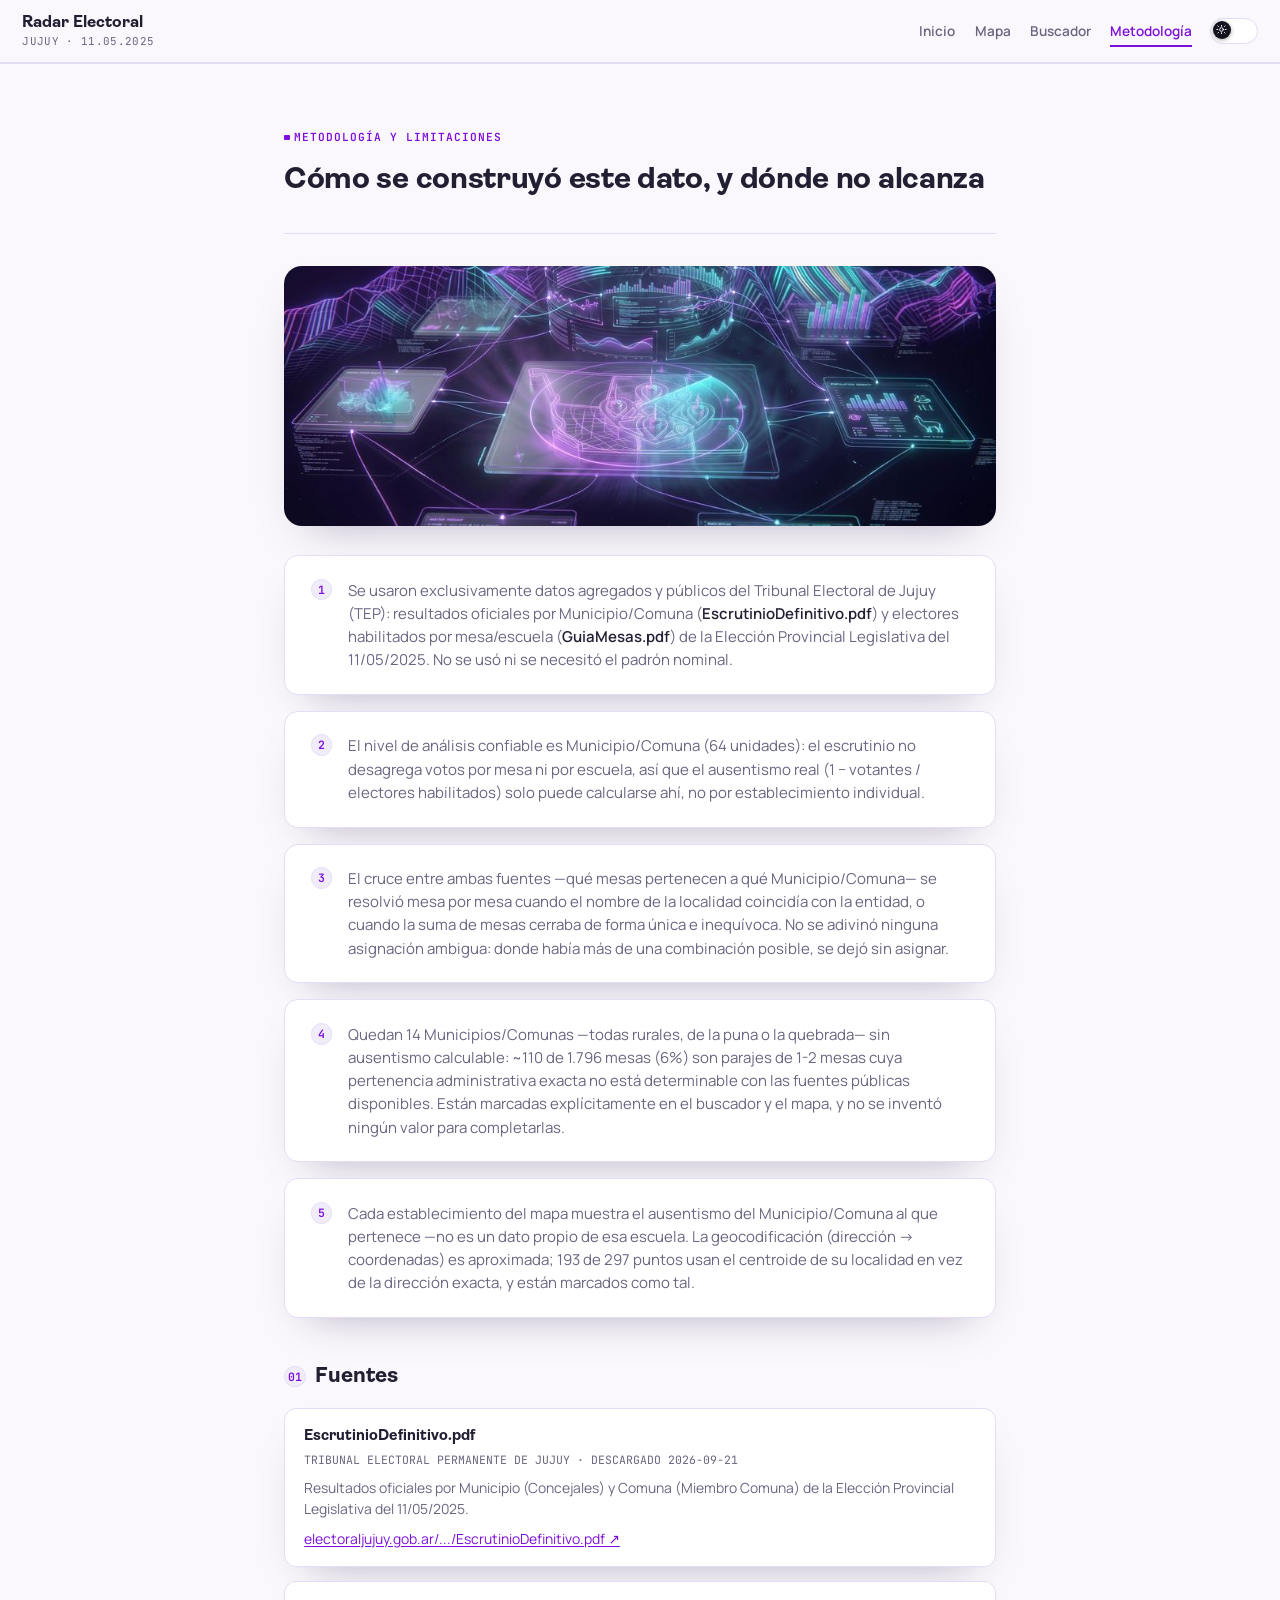
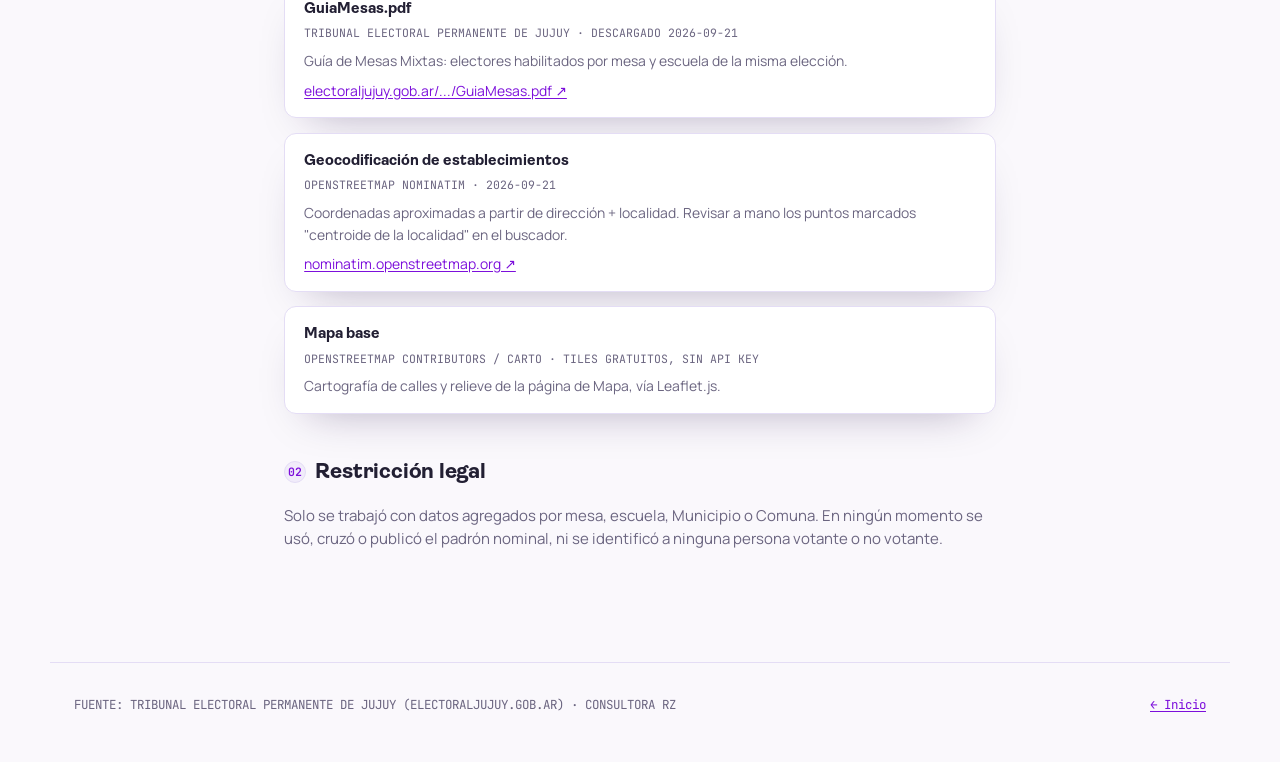
<file: metodologia.html>
<!doctype html>
<html lang="es">
<head>
<meta charset="utf-8">
<meta name="viewport" content="width=device-width, initial-scale=1">
<title>Metodología — Radar Electoral Jujuy</title>
<meta name="description" content="Fuentes, método de cruce y limitaciones del mapa de ausentismo electoral de Jujuy.">
<link rel="icon" href="data:image/svg+xml,<svg xmlns=%22http://www.w3.org/2000/svg%22 viewBox=%220 0 100 100%22><rect width=%22100%22 height=%22100%22 rx=%2220%22 fill=%22%237C0FDB%22/><circle cx=%2250%22 cy=%2250%22 r=%2226%22 fill=%22%23de2d26%22/></svg>">
<meta property="og:title" content="Metodología — Radar Electoral Jujuy">
<meta property="og:description" content="Fuentes, método de cruce y limitaciones del mapa de ausentismo electoral de Jujuy.">
<meta property="og:image" content="https://consultorarzok.github.io/radar-electoral-jujuy/images/share-radar-jujuy.jpg">
<meta property="og:url" content="https://consultorarzok.github.io/radar-electoral-jujuy/metodologia.html">
<meta property="og:type" content="website">
<meta name="twitter:card" content="summary_large_image">
<meta name="twitter:image" content="https://consultorarzok.github.io/radar-electoral-jujuy/images/share-radar-jujuy.jpg">
<link rel="preconnect" href="https://fonts.googleapis.com">
<link rel="stylesheet" href="https://fonts.googleapis.com/css2?family=Manrope:wght@400;500;600;700;800&family=JetBrains+Mono:wght@400;500;600&display=swap">
<link rel="stylesheet" href="style.css">
<script>try{var t=localStorage.getItem('theme');if(t)document.documentElement.setAttribute('data-theme',t);}catch(e){}</script>
</head>
<body>

<header class="site-header">
  <div class="brand"><span class="word">Radar Electoral</span><span class="sub">JUJUY · 11.05.2025</span></div>
  <nav class="site-nav" aria-label="Navegación principal">
    <ul>
      <li><a href="index.html">Inicio</a></li>
      <li><a href="mapa.html">Mapa</a></li>
      <li><a href="buscador.html">Buscador</a></li>
      <li><a href="metodologia.html" data-active="true">Metodología</a></li>
    </ul>
    <button type="button" class="theme-toggle" id="theme-toggle" role="switch" aria-checked="false" title="Modo claro / oscuro" aria-label="Cambiar entre modo claro y modo oscuro">
      <span class="track"></span>
      <span class="knob">
        <svg class="tt-icon tt-sun" viewBox="0 0 24 24" aria-hidden="true"><circle cx="12" cy="12" r="4"/><path d="M12 3v2M12 19v2M4.2 4.2l1.4 1.4M18.4 18.4l1.4 1.4M2 12h2M20 12h2M4.2 19.8l1.4-1.4M18.4 5.6l1.4-1.4"/></svg>
        <svg class="tt-icon tt-moon" viewBox="0 0 24 24" aria-hidden="true"><path d="M20 14.5A8 8 0 1 1 9.5 4a6.5 6.5 0 0 0 10.5 10.5Z"/></svg>
      </span>
    </button>
  </nav>
</header>

<main class="narrow">
  <div class="hero" style="padding-top:1.6rem">
    <div class="eyebrow">Metodología y limitaciones</div>
    <h1 style="font-size:1.9rem">Cómo se construyó este dato, y dónde no alcanza</h1>
  </div>

  <img class="page-banner" src="images/accent-dashboard.jpg" alt="">


  <section style="margin-top:0">
    <div class="mbox"><span class="idx-badge">1</span><p>Se usaron exclusivamente datos agregados y públicos del Tribunal Electoral de Jujuy (TEP): resultados oficiales por Municipio/Comuna (<em>EscrutinioDefinitivo.pdf</em>) y electores habilitados por mesa/escuela (<em>GuiaMesas.pdf</em>) de la Elección Provincial Legislativa del 11/05/2025. No se usó ni se necesitó el padrón nominal.</p></div>
    <div class="mbox"><span class="idx-badge">2</span><p>El nivel de análisis confiable es Municipio/Comuna (64 unidades): el escrutinio no desagrega votos por mesa ni por escuela, así que el ausentismo real (1 − votantes / electores habilitados) solo puede calcularse ahí, no por establecimiento individual.</p></div>
    <div class="mbox"><span class="idx-badge">3</span><p>El cruce entre ambas fuentes —qué mesas pertenecen a qué Municipio/Comuna— se resolvió mesa por mesa cuando el nombre de la localidad coincidía con la entidad, o cuando la suma de mesas cerraba de forma única e inequívoca. No se adivinó ninguna asignación ambigua: donde había más de una combinación posible, se dejó sin asignar.</p></div>
    <div class="mbox"><span class="idx-badge">4</span><p>Quedan 14 Municipios/Comunas —todas rurales, de la puna o la quebrada— sin ausentismo calculable: ~110 de 1.796 mesas (6%) son parajes de 1-2 mesas cuya pertenencia administrativa exacta no está determinable con las fuentes públicas disponibles. Están marcadas explícitamente en el buscador y el mapa, y no se inventó ningún valor para completarlas.</p></div>
    <div class="mbox"><span class="idx-badge">5</span><p>Cada establecimiento del mapa muestra el ausentismo del Municipio/Comuna al que pertenece —no es un dato propio de esa escuela. La geocodificación (dirección → coordenadas) es aproximada; 193 de 297 puntos usan el centroide de su localidad en vez de la dirección exacta, y están marcados como tal.</p></div>
  </section>

  <section>
    <h2><span class="idx-badge">01</span> Fuentes</h2>
    <div class="sourcelist">
      <div class="source-item">
        <div class="fname">EscrutinioDefinitivo.pdf</div>
        <div class="fmeta">TRIBUNAL ELECTORAL PERMANENTE DE JUJUY · DESCARGADO 2026-09-21</div>
        <p>Resultados oficiales por Municipio (Concejales) y Comuna (Miembro Comuna) de la Elección Provincial Legislativa del 11/05/2025.</p>
        <p><a class="inline" href="https://electoraljujuy.gob.ar/Contenido/TEP/Estadisticas/20251105/EscrutinioDefinitivo.pdf" target="_blank" rel="noopener">electoraljujuy.gob.ar/.../EscrutinioDefinitivo.pdf ↗</a></p>
      </div>
      <div class="source-item">
        <div class="fname">GuiaMesas.pdf</div>
        <div class="fmeta">TRIBUNAL ELECTORAL PERMANENTE DE JUJUY · DESCARGADO 2026-09-21</div>
        <p>Guía de Mesas Mixtas: electores habilitados por mesa y escuela de la misma elección.</p>
        <p><a class="inline" href="https://www.electoraljujuy.gob.ar/Contenido/TEP/Estadisticas/20251105/GuiaMesas.pdf" target="_blank" rel="noopener">electoraljujuy.gob.ar/.../GuiaMesas.pdf ↗</a></p>
      </div>
      <div class="source-item">
        <div class="fname">Geocodificación de establecimientos</div>
        <div class="fmeta">OPENSTREETMAP NOMINATIM · 2026-09-21</div>
        <p>Coordenadas aproximadas a partir de dirección + localidad. Revisar a mano los puntos marcados "centroide de la localidad" en el buscador.</p>
        <p><a class="inline" href="https://nominatim.openstreetmap.org" target="_blank" rel="noopener">nominatim.openstreetmap.org ↗</a></p>
      </div>
      <div class="source-item">
        <div class="fname">Mapa base</div>
        <div class="fmeta">OPENSTREETMAP CONTRIBUTORS / CARTO · TILES GRATUITOS, SIN API KEY</div>
        <p>Cartografía de calles y relieve de la página de Mapa, vía Leaflet.js.</p>
      </div>
    </div>
  </section>

  <section>
    <h2><span class="idx-badge">02</span> Restricción legal</h2>
    <p style="color:var(--muted)">Solo se trabajó con datos agregados por mesa, escuela, Municipio o Comuna. En ningún momento se usó, cruzó o publicó el padrón nominal, ni se identificó a ninguna persona votante o no votante.</p>
  </section>
</main>

<footer>
  <span>FUENTE: TRIBUNAL ELECTORAL PERMANENTE DE JUJUY (ELECTORALJUJUY.GOB.AR) · CONSULTORA RZ</span>
  <span><a class="inline" href="index.html">← Inicio</a></span>
</footer>

<script>
document.getElementById('theme-toggle').addEventListener('click', function(){
  var cur = document.documentElement.getAttribute('data-theme');
  var isDark = cur === 'dark' || (!cur && window.matchMedia('(prefers-color-scheme: dark)').matches);
  var next = isDark ? 'light' : 'dark';
  document.documentElement.setAttribute('data-theme', next);
  try{localStorage.setItem('theme', next);}catch(e){}
  this.setAttribute('aria-checked', String(next==='dark'));
});
(function(){
  var cur = document.documentElement.getAttribute('data-theme');
  var isDark = cur === 'dark' || (!cur && window.matchMedia('(prefers-color-scheme: dark)').matches);
  document.getElementById('theme-toggle').setAttribute('aria-checked', String(isDark));
})();
</script>
</body>
</html>
</file>
<file: style.css>
@font-face{font-family:'Ambit';src:url('fonts/Ambit-Regular.otf') format('opentype');font-weight:400;font-style:normal;font-display:swap;}
@font-face{font-family:'Ambit';src:url('fonts/Ambit-SemiBold.otf') format('opentype');font-weight:600;font-style:normal;font-display:swap;}
@font-face{font-family:'Ambit';src:url('fonts/Ambit-Bold.otf') format('opentype');font-weight:700;font-style:normal;font-display:swap;}

:root{
  --teal:#1FC2D6;
  --purple:#7C0FDB;
  --indigo:#744CEF;
  --lavender:#B183F1;
  --ink:#221F33;
  --muted:#6B6580;
  --paper:#FAF8FC;
  --surface:#FFFFFF;
  --surface-2:#F1ECFA;
  --border:#E4DDF5;
  --accent:#7C0FDB;
  --hero-grad:linear-gradient(135deg,var(--purple) 0%,var(--indigo) 58%,var(--teal) 130%);
  --shadow:0 20px 45px -25px rgba(35,15,70,.35);
  /* escala de severidad (ausentismo) — independiente de la marca, un solo hue rojo */
  --r1:#fee5d9; --r2:#fcae91; --r3:#fb6a4a; --r4:#de2d26; --r5:#a50f15;
  --gray-na:#9891ab;
  color-scheme: light;
}
@media (prefers-color-scheme: dark){
  :root:not([data-theme="light"]){
    --ink:#F1EDFB; --muted:#B4ACD1; --paper:#120E1F; --surface:#1C1730;
    --surface-2:#241E3D; --border:#352C54; --lavender:#C09EFB; --accent:#C09EFB;
    --shadow:0 20px 45px -20px rgba(0,0,0,.6);
    --gray-na:#7A7392;
    color-scheme: dark;
  }
}
:root[data-theme="dark"]{
  --ink:#F1EDFB; --muted:#B4ACD1; --paper:#120E1F; --surface:#1C1730;
  --surface-2:#241E3D; --border:#352C54; --lavender:#C09EFB; --accent:#C09EFB;
  --shadow:0 20px 45px -20px rgba(0,0,0,.6);
  --gray-na:#7A7392;
  color-scheme: dark;
}

*{box-sizing:border-box}
html{scroll-behavior:smooth}
body{margin:0;background:var(--paper);color:var(--ink);font-family:'Manrope',system-ui,-apple-system,'Segoe UI',sans-serif;line-height:1.55;font-size:15px;-webkit-font-smoothing:antialiased}
h1,h2,h3,h4{font-family:'Ambit','Unbounded',system-ui,sans-serif;font-weight:700;margin:0;text-wrap:balance;letter-spacing:-.01em}
p{margin:0}
a{color:inherit;text-decoration:none}
a.inline{color:var(--accent);text-decoration:underline;text-underline-offset:2px}
:focus-visible{outline:2px solid var(--indigo);outline-offset:2px;border-radius:4px}
@media (prefers-reduced-motion: reduce){ *{animation:none!important;transition:none!important;scroll-behavior:auto!important} }
.mono{font-family:'JetBrains Mono',monospace}
.tabular{font-variant-numeric:tabular-nums;font-family:'JetBrains Mono',monospace}

/* ---------- reveal-on-scroll (fiel al patrón de ExpoJuy) ---------- */
@keyframes fadeInUp{from{opacity:0;transform:translateY(16px)}to{opacity:1;transform:translateY(0)}}
.hero-inner>*{animation:fadeInUp .6s ease-out backwards}
.hero-inner>*:nth-child(1){animation-delay:.05s}
.hero-inner>*:nth-child(2){animation-delay:.1s}
.hero-inner>*:nth-child(3){animation-delay:.15s}
.hero-inner>*:nth-child(4){animation-delay:.2s}
.reveal{opacity:0;transform:translateY(30px);transition:opacity .7s ease,transform .7s ease}
.reveal.active{opacity:1;transform:translateY(0)}

/* ---------- header / nav ---------- */
.site-header{display:flex;align-items:center;justify-content:space-between;gap:1rem;padding:.9rem 1.4rem;border-bottom:1px solid var(--border);position:sticky;top:0;z-index:40;background:var(--paper);box-shadow:0 1px 0 var(--border);flex-wrap:wrap}
.brand{display:flex;flex-direction:column;line-height:1.15;gap:.1rem}
.brand .word{font-family:'Ambit','Unbounded',sans-serif;font-weight:700;font-size:1.02rem;color:var(--ink)}
.brand .sub{font-family:'JetBrains Mono',monospace;font-size:.68rem;color:var(--muted);letter-spacing:.03em}
.site-nav{display:flex;align-items:center;gap:1.1rem}
.site-nav ul{list-style:none;display:flex;gap:1.2rem;margin:0;padding:0}
.site-nav a{font-size:.85rem;font-weight:600;color:var(--muted);padding:.3rem 0;border-bottom:2px solid transparent}
.site-nav a[data-active="true"]{color:var(--accent);border-color:var(--accent)}
.theme-toggle{position:relative;flex:none;width:48px;height:26px;background:transparent;border:none;padding:0;border-radius:999px;cursor:pointer}
.theme-toggle .track{position:absolute;inset:0;border-radius:999px;background:#fff;border:1.5px solid var(--border);transition:background .25s ease,border-color .25s ease}
.theme-toggle .knob{position:absolute;top:3px;left:3px;width:18px;height:18px;border-radius:50%;background:#15121F;box-shadow:0 1px 4px rgba(0,0,0,.35);transition:transform .25s ease,background .25s ease;display:flex;align-items:center;justify-content:center}
.theme-toggle .tt-icon{width:11px;height:11px;flex:none}
.theme-toggle .tt-sun{stroke:#fff;fill:none;stroke-width:2;stroke-linecap:round;stroke-linejoin:round}
.theme-toggle .tt-moon{display:none;fill:#15121F}
:root[data-theme="dark"] .theme-toggle .track{background:#15121F;border-color:var(--border)}
:root[data-theme="dark"] .theme-toggle .knob{transform:translateX(22px);background:#fff}
:root[data-theme="dark"] .theme-toggle .tt-sun{display:none}
:root[data-theme="dark"] .theme-toggle .tt-moon{display:block}

main{max-width:1180px;margin:0 auto;padding:2.2rem 1.5rem 4rem}
.narrow{max-width:760px}

/* ---------- hero ---------- */
.hero{padding:2.6rem 0 1.8rem;border-bottom:1px solid var(--border);margin-bottom:2rem}
.hero.hero-photo{
  background: linear-gradient(100deg, rgba(59,10,110,.93) 0%, rgba(84,29,163,.78) 32%, rgba(116,76,239,.42) 65%, rgba(116,76,239,.12) 100%), url('images/hero-datos.jpg');
  background-size: cover;
  background-position: right center;
  border-radius: 20px;
  border-bottom: none;
  padding: 3rem 2rem;
}
.hero.hero-photo .eyebrow{color:#D9C6FB}
.hero.hero-photo h1{color:#fff}
.hero.hero-photo p.lede{color:#E7DEFA}
.hero.hero-photo .stat-grid{background:rgba(255,255,255,.1);border-color:rgba(255,255,255,.2)}
.hero.hero-photo .stat{background:rgba(30,10,60,.45)}
.hero.hero-photo .stat b{color:#fff}
.hero.hero-photo .stat span{color:#E7DEFA}
@media (max-width:480px){.hero.hero-photo{padding:2rem 1.2rem;background-position:80% center}}

.page-banner{width:100%;height:260px;object-fit:cover;object-position:center;border-radius:18px;box-shadow:var(--shadow);display:block;margin:0 0 1.8rem}
@media (max-width:680px){.page-banner{height:150px;border-radius:14px}}
.eyebrow{font-family:'JetBrains Mono',monospace;text-transform:uppercase;letter-spacing:.09em;font-size:.7rem;color:var(--accent);font-weight:600;margin-bottom:.7rem;display:inline-flex;align-items:center;gap:.4em}
.eyebrow::before{content:'';width:.5em;height:.5em;border-radius:1px;background:var(--accent);display:inline-block}
.hero h1{font-size:clamp(1.7rem,3.4vw,2.5rem)}
.hero p.lede{color:var(--muted);max-width:620px;margin-top:.9rem;font-size:1rem}

.stat-grid{display:grid;grid-template-columns:repeat(4,1fr);gap:1px;background:var(--border);border:1px solid var(--border);border-radius:14px;overflow:hidden;margin-top:1.8rem}
@media (max-width:680px){.stat-grid{grid-template-columns:repeat(2,1fr)}}
.stat{background:var(--surface);padding:1.1rem 1.2rem}
.stat b{display:block;font-family:'JetBrains Mono',monospace;font-weight:600;font-size:1.7rem;color:var(--accent)}
.stat b.sev{color:var(--r4)}
.stat span{font-size:.78rem;color:var(--muted)}

/* ---------- cards / cta / tags ---------- */
.grid-2{display:grid;grid-template-columns:1fr 1fr;gap:1.1rem;margin-top:.5rem}
@media (max-width:680px){.grid-2{grid-template-columns:1fr}}
.card{display:block;background:var(--surface);border:1px solid var(--border);border-radius:16px;padding:1.5rem;box-shadow:var(--shadow);transition:transform .15s ease,border-color .15s ease}
.card:hover{transform:translateY(-2px);border-color:var(--accent)}
.card h3{font-size:1.2rem;color:var(--ink);margin-bottom:.4rem}
.card p{color:var(--muted);font-size:.9rem}
.card .go{color:var(--accent);font-size:.82rem;margin-top:.8rem;display:block;font-weight:600}
.tag{display:inline-flex;align-items:center;gap:.35em;padding:.3em .75em;border-radius:999px;font-family:'JetBrains Mono',monospace;font-size:.68rem;background:var(--surface-2);border:1px solid var(--border);color:var(--muted);white-space:nowrap}
.idx-badge{font-family:'JetBrains Mono',monospace;font-size:.72rem;font-weight:600;color:var(--accent);background:var(--surface-2);border:1px solid var(--border);border-radius:999px;width:1.9em;height:1.9em;display:inline-flex;align-items:center;justify-content:center;flex:none}

.btn{display:inline-flex;align-items:center;gap:.5em;padding:.7em 1.3em;border-radius:999px;font-weight:600;font-size:.88rem;border:1px solid transparent;transition:transform .15s ease,box-shadow .15s ease;cursor:pointer;font-family:inherit}
.btn:hover{transform:translateY(-1px)}
.btn-primary{background:var(--purple);color:#fff;box-shadow:0 10px 25px -12px rgba(124,15,219,.6)}
.btn-ghost{background:transparent;border-color:var(--border);color:var(--ink)}

section{margin-top:2.6rem}
section > h2{font-size:1.35rem;margin-bottom:.9rem;display:flex;align-items:center;gap:.6rem}
section > .kicker{color:var(--muted);font-size:.85rem;margin-bottom:1rem}

/* ---------- legend ---------- */
.legend{display:flex;align-items:center;gap:.9rem;flex-wrap:wrap;font-size:.8rem;color:var(--muted)}
.legend.stacked{flex-direction:column;align-items:stretch;gap:.55rem}
.swatch{display:inline-block;width:10px;height:10px;border-radius:50%;margin-right:.4rem;vertical-align:middle}

/* ---------- table ---------- */
table{width:100%;border-collapse:collapse;font-size:.87rem}
thead th{text-align:left;font-family:'JetBrains Mono',monospace;font-size:.68rem;text-transform:uppercase;letter-spacing:.05em;color:var(--muted);padding:.6rem .7rem;border-bottom:1px solid var(--border);cursor:pointer;user-select:none;white-space:nowrap}
thead th:hover{color:var(--ink)}
thead th.sorted{color:var(--accent)}
tbody td{padding:.6rem .7rem;border-bottom:1px solid var(--border);color:var(--muted);vertical-align:middle}
tbody tr{cursor:pointer}
tbody tr:hover td{background:var(--surface-2);color:var(--ink)}
.pill{display:inline-flex;align-items:center;gap:.35rem;padding:.2rem .55rem;border-radius:999px;font-size:.78rem;font-weight:600;font-family:'JetBrains Mono',monospace}
.pill .dot{width:7px;height:7px;border-radius:50%}
.pill.na{color:var(--muted);background:var(--surface-2)}

@media (max-width:640px){
  #tbl, #tbl thead, #tbl tbody, #tbl tr, #tbl td{display:block;width:100%}
  #tbl thead{display:none}
  #tbl tbody tr{border:1px solid var(--border);border-radius:12px;margin-bottom:.7rem;padding:.2rem .9rem;background:var(--surface)}
  #tbl tbody tr:hover td{background:transparent}
  #tbl tbody td{display:flex;justify-content:space-between;align-items:center;gap:.8rem;border-top:1px solid var(--border);border-bottom:none;padding:.55rem 0;text-align:right}
  #tbl tbody td:first-child{border-top:none;font-weight:700;color:var(--ink)}
  #tbl tbody td::before{content:attr(data-label);color:var(--muted);font-family:'JetBrains Mono',monospace;font-size:.66rem;text-transform:uppercase;letter-spacing:.04em;text-align:left;flex:none}
  #tbl tbody td:first-child::before{content:none}
}

/* ---------- search ---------- */
.searchbar{display:flex;gap:.6rem;margin-bottom:1.2rem;flex-wrap:wrap;align-items:center}
input[type=search],input[type=text]{background:var(--surface);border:1px solid var(--border);color:var(--ink);padding:.65rem .9rem;border-radius:9px;font-size:.92rem;font-family:inherit;flex:1;min-width:220px}
input[type=search]:focus,input[type=text]:focus{outline:2px solid var(--accent);outline-offset:1px}
.toggle-group{display:flex;border:1px solid var(--border);border-radius:9px;overflow:hidden;flex:1;min-width:220px}
.toggle-group button{background:var(--surface);color:var(--muted);border:none;padding:.6rem 1rem;font-size:.85rem;cursor:pointer;font-family:inherit;flex:1;white-space:nowrap}
.toggle-group button.active{background:var(--purple);color:#fff;font-weight:600}
.count-note{font-family:'JetBrains Mono',monospace;color:var(--muted);font-size:.78rem;margin-bottom:.8rem}

/* ---------- detail modal ---------- */
.modal-overlay{position:fixed;inset:0;background:rgba(10,6,20,.55);display:flex;align-items:center;justify-content:center;padding:1.2rem;z-index:100}
.modal-overlay[hidden]{display:none}
.modal-card{background:var(--surface);border:1px solid var(--border);border-radius:18px;box-shadow:var(--shadow);max-width:560px;width:100%;max-height:85vh;overflow-y:auto;padding:1.6rem}
.modal-card h3{font-size:1.25rem;color:var(--ink);margin-bottom:.2rem}
.modal-close{position:sticky;top:0;float:right;background:var(--surface-2);border:1px solid var(--border);color:var(--muted);border-radius:999px;width:2rem;height:2rem;cursor:pointer;font-size:1rem;line-height:1}
.modal-sub{font-family:'JetBrains Mono',monospace;font-size:.75rem;color:var(--muted);margin-bottom:1.1rem}
.detail-row{display:flex;justify-content:space-between;gap:1rem;padding:.55rem 0;border-top:1px solid var(--border);font-size:.88rem}
.detail-row span:first-child{color:var(--muted)}
.detail-row span:last-child{color:var(--ink);font-weight:600;text-align:right}
.subcard{background:var(--surface-2);border:1px solid var(--border);border-radius:12px;padding:.9rem 1rem;margin-top:1rem}
.subcard h5{font-family:'JetBrains Mono',monospace;font-size:.68rem;text-transform:uppercase;letter-spacing:.05em;color:var(--muted);margin:0 0 .3rem}
.subcard .detail-row{padding:.45rem 0}
.subcard .detail-row:first-child{border-top:none}
.detail-row-link{cursor:pointer}
.detail-row-link:hover span{color:var(--accent)}
@media (max-width:480px){
  .modal-overlay{padding:0;align-items:flex-end}
  .modal-card{max-width:100%;max-height:92vh;border-radius:18px 18px 0 0;padding:1.2rem}
  .modal-card h3{font-size:1.1rem;padding-right:2.4rem}
  .detail-row{font-size:.85rem}
  .detail-row-link span{white-space:normal}
}
.detail-note{margin-top:1rem;padding:.8rem .9rem;background:var(--surface-2);border-radius:10px;color:var(--muted);font-size:.82rem}
.detail-actions{display:flex;gap:.6rem;margin-top:1.2rem;flex-wrap:wrap}
.detail-actions a{font-size:.82rem;font-weight:600;padding:.55rem .9rem;border-radius:9px;border:1px solid var(--border);color:var(--ink);text-decoration:none;background:var(--surface-2)}
.detail-actions a:hover{border-color:var(--accent);color:var(--accent)}

/* ---------- map page ---------- */
.map-layout{display:grid;grid-template-columns:1fr 300px;gap:1.2rem;align-items:start}
@media (max-width:900px){.map-layout{grid-template-columns:1fr}}
#mapwrap{position:relative;background:var(--surface);border:1px solid var(--border);border-radius:16px;overflow:hidden;height:74vh;min-height:480px;box-shadow:var(--shadow)}
@media (max-width:480px){#mapwrap{height:60vh;min-height:360px}}
#gmap{width:100%;height:100%}
.sidepanel{background:var(--surface);border:1px solid var(--border);border-radius:16px;padding:1.2rem;box-shadow:var(--shadow)}
.sidepanel h4{font-family:'JetBrains Mono',monospace;font-size:.7rem;text-transform:uppercase;letter-spacing:.05em;color:var(--muted);margin-bottom:.7rem}

.gm-style .gm-style-iw-c{background:var(--surface);border-radius:10px;box-shadow:0 8px 24px rgba(0,0,0,.25)}
.gm-style .gm-style-iw-d{overflow:auto !important}
.gm-style .gm-style-iw-tc::after{background:var(--surface)}
.p-esc{font-family:'Ambit','Unbounded',sans-serif;font-weight:700;color:var(--ink);margin-bottom:.3rem;font-size:.9rem}
.p-row{display:flex;justify-content:space-between;gap:.7rem;padding:.18rem 0;border-top:1px solid var(--border);color:var(--muted);font-family:'Manrope',sans-serif;font-size:.83rem;min-width:190px}
.p-note{margin-top:.4rem;font-size:.74rem;color:var(--muted);font-family:'JetBrains Mono',monospace}
:root[data-theme="dark"] .leaflet-control-attribution{background:rgba(18,14,31,.85) !important}
@media (prefers-color-scheme:dark){ :root:not([data-theme="light"]) .leaflet-control-attribution{background:rgba(18,14,31,.85) !important} }
.leaflet-control-zoom a{background:var(--surface) !important;color:var(--ink) !important;border-color:var(--border) !important}
.leaflet-control-zoom a:hover{background:var(--surface-2) !important}

/* ---------- methodology ---------- */
.mbox{background:var(--surface);border:1px solid var(--border);border-radius:14px;padding:1.4rem 1.6rem;margin-bottom:1rem;display:flex;gap:1rem;box-shadow:var(--shadow)}
.mbox p{margin:0;color:var(--muted)}
.mbox em{color:var(--ink);font-style:normal;font-weight:600}
.sourcelist{display:flex;flex-direction:column;gap:.9rem}
.source-item{border:1px solid var(--border);border-radius:12px;padding:1rem 1.2rem;background:var(--surface);box-shadow:var(--shadow)}
.source-item .fname{font-family:'Ambit','Unbounded',sans-serif;font-weight:700;color:var(--ink)}
.source-item .fmeta{font-family:'JetBrains Mono',monospace;font-size:.72rem;color:var(--muted);margin-top:.2rem}
.source-item p{color:var(--muted);font-size:.87rem;margin:.5rem 0 0}

footer{max-width:1180px;margin:0 auto;padding:2rem 1.5rem 3rem;color:var(--muted);font-size:.78rem;font-family:'JetBrains Mono',monospace;border-top:1px solid var(--border);margin-top:3rem;display:flex;justify-content:space-between;flex-wrap:wrap;gap:.6rem}

@media (max-width:720px){
  .site-nav ul{gap:.8rem}
  .site-nav a{font-size:.78rem}
}
@media (max-width:480px){
  .site-header{padding:.7rem 1rem;gap:.5rem}
  .site-nav{order:3;width:100%;justify-content:space-between}
  .site-nav ul{gap:0;justify-content:space-between;width:100%}
  main{padding:1.6rem 1rem 3rem}
  .hero h1{font-size:1.5rem}
}
</file>
